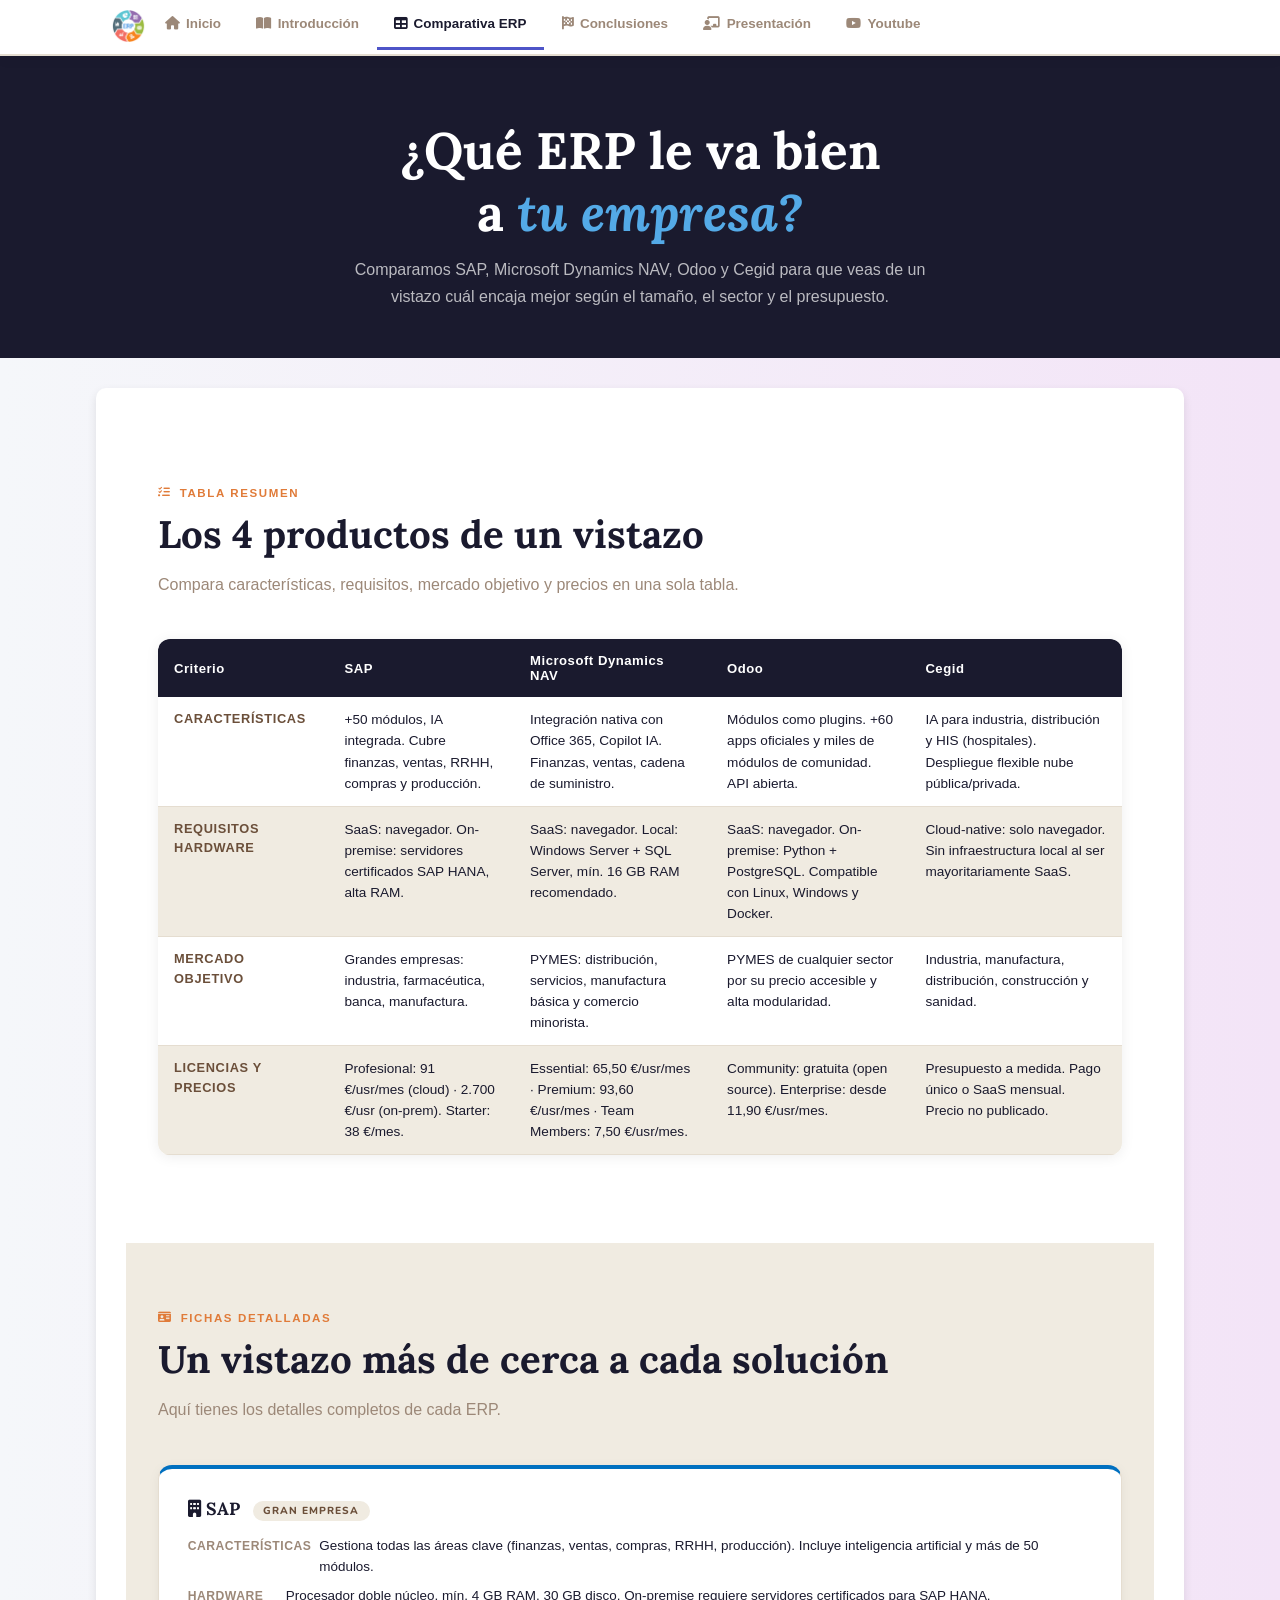
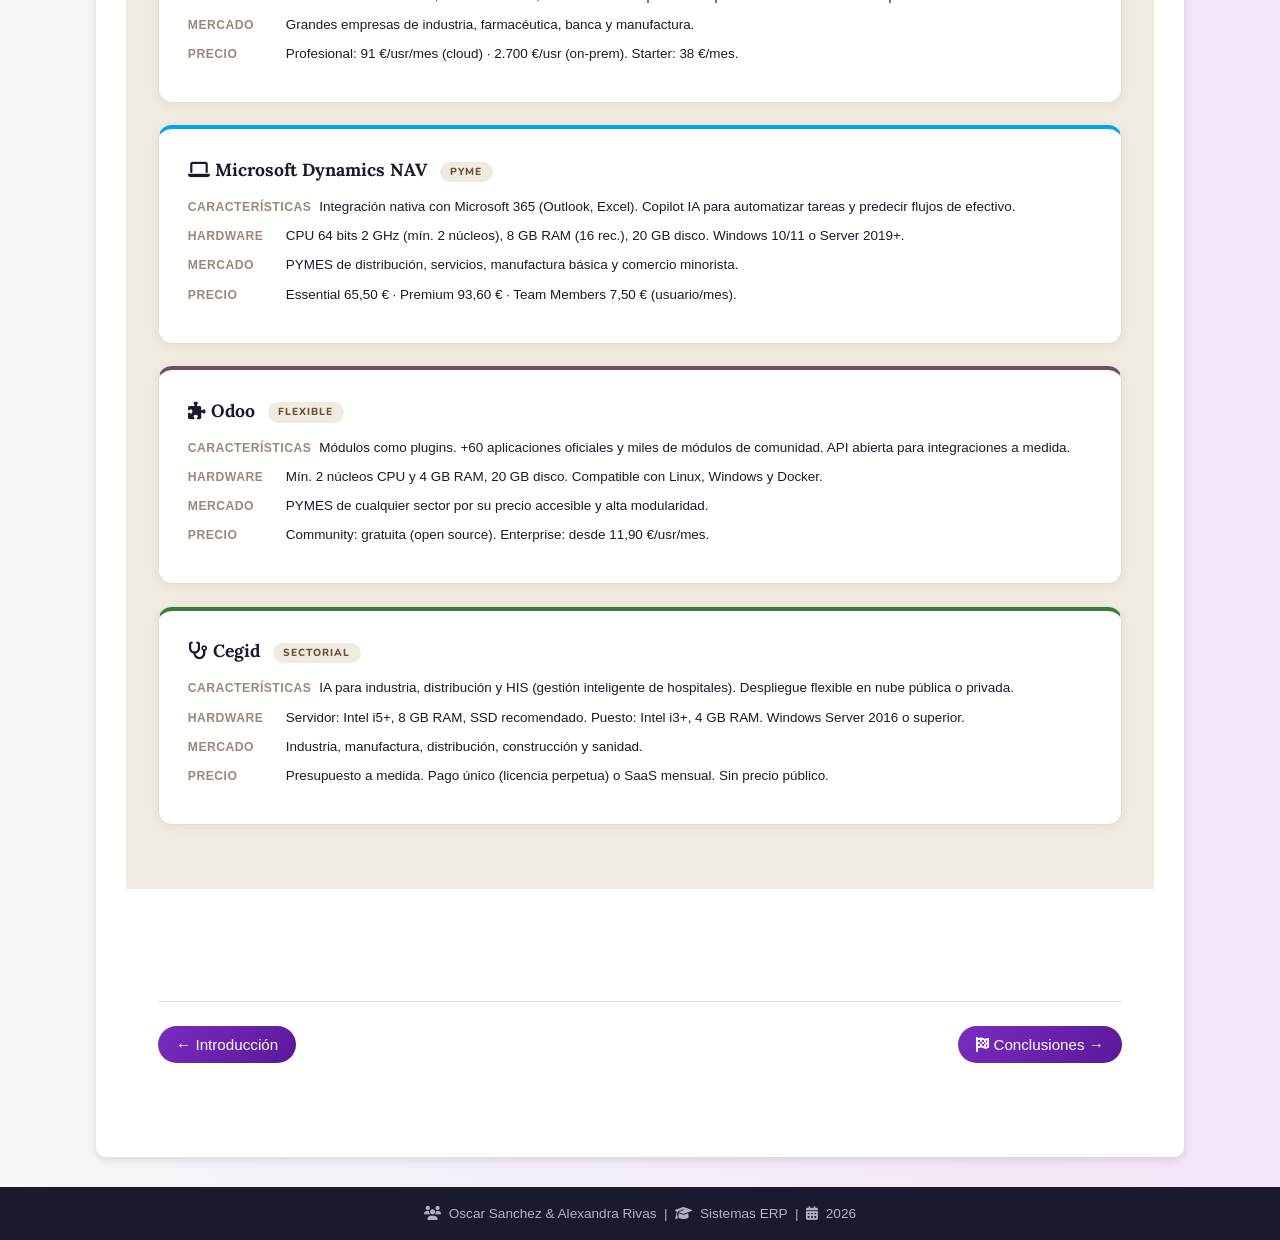
<file: paginas/comparativa.html>
<!DOCTYPE html>
<html lang="es">
<head>
  <meta charset="UTF-8" />
  <meta name="viewport" content="width=device-width, initial-scale=1.0" />
  <title>Comparativa ERP</title>
  <link rel="icon" href="../img/logo.png" />
  <link rel="stylesheet" href="../css/style.css" />
  <link rel="stylesheet" href="https://cdnjs.cloudflare.com/ajax/libs/font-awesome/6.5.1/css/all.min.css" />
</head>
<body>

<!-- NAV -->
<nav>
  <ul>
    <li>
      <a href="../index.html" class="logo">
        <img src="../img/logo.png" alt="Logo ERP" />
      </a>
    </li>
    <li><a href="../index.html"><i class="fas fa-house"></i> Inicio</a></li>
    <li><a href="introduccion.html"><i class="fas fa-book-open"></i> Introducción</a></li>
    <li><a href="comparativa.html"><i class="fas fa-table"></i> Comparativa ERP</a></li>
    <li><a href="conclusiones.html"><i class="fas fa-flag-checkered"></i> Conclusiones</a></li>
    <li><a href="presentacion.html"><i class="fas fa-chalkboard-teacher"></i> Presentación</a></li>
    <li><a href="youtube.html"><i class="fab fa-youtube"></i> Youtube</a></li>
  </ul>
</nav>

<!-- CABECERA -->
<div class="cabecera_pagina">
  <h1>¿Qué ERP le va bien<br>a <em>tu empresa?</em></h1>
  <p>Comparamos SAP, Microsoft Dynamics NAV, Odoo y Cegid para que veas de un vistazo cuál encaja mejor según el tamaño, el sector y el presupuesto.</p>
</div>
<main class="pagina">
  
  <!-- TABLA COMPARATIVA -->
  <section class="contenido">
    <div class="etiqueta"><i class="fas fa-list-check"></i> Tabla resumen</div>
    <h2 class="titulo">Los 4 productos de un vistazo</h2>
    <p class="descripcion_seccion">Compara características, requisitos, mercado objetivo y precios en una sola tabla.</p>

    <div class="contenedor_tabla aparece">
      <table class="estilo_tabla">
        <thead>
          <tr>
            <th>Criterio</th>
            <th>SAP</th>
            <th>Microsoft Dynamics NAV</th>
            <th>Odoo</th>
            <th>Cegid</th>
          </tr>
        </thead>
        <tbody>
          <tr>
            <td>Características</td>
            <td>+50 módulos, IA integrada. Cubre finanzas, ventas, RRHH, compras y producción.</td>
            <td>Integración nativa con Office 365, Copilot IA. Finanzas, ventas, cadena de suministro.</td>
            <td>Módulos como plugins. +60 apps oficiales y miles de módulos de comunidad. API abierta.</td>
            <td>IA para industria, distribución y HIS (hospitales). Despliegue flexible nube pública/privada.</td>
          </tr>
          <tr>
            <td>Requisitos hardware</td>
            <td>SaaS: navegador. On-premise: servidores certificados SAP HANA, alta RAM.</td>
            <td>SaaS: navegador. Local: Windows Server + SQL Server, mín. 16 GB RAM recomendado.</td>
            <td>SaaS: navegador. On-premise: Python + PostgreSQL. Compatible con Linux, Windows y Docker.</td>
            <td>Cloud-native: solo navegador. Sin infraestructura local al ser mayoritariamente SaaS.</td>
          </tr>
          <tr>
            <td>Mercado objetivo</td>
            <td>Grandes empresas: industria, farmacéutica, banca, manufactura.</td>
            <td>PYMES: distribución, servicios, manufactura básica y comercio minorista.</td>
            <td>PYMES de cualquier sector por su precio accesible y alta modularidad.</td>
            <td>Industria, manufactura, distribución, construcción y sanidad.</td>
          </tr>
          <tr>
            <td>Licencias y precios</td>
            <td>Profesional: 91 €/usr/mes (cloud) · 2.700 €/usr (on-prem). Starter: 38 €/mes.</td>
            <td>Essential: 65,50 €/usr/mes · Premium: 93,60 €/usr/mes · Team Members: 7,50 €/usr/mes.</td>
            <td>Community: gratuita (open source). Enterprise: desde 11,90 €/usr/mes.</td>
            <td>Presupuesto a medida. Pago único o SaaS mensual. Precio no publicado.</td>
          </tr>
        </tbody>
      </table>
    </div>
  </section>

  <!-- FICHAS DETALLADAS -->
  <div class="fondo_calido">
    <div class="contenido">

      <div class="etiqueta"><i class="fas fa-id-card"></i> Fichas detalladas</div>
      <h2 class="titulo">Un vistazo más de cerca a cada solución</h2>
      <p class="descripcion_seccion">Aquí tienes los detalles completos de cada ERP.</p>

      <div class="rejilla_erp">

        <!-- SAP -->
        <div class="tarjeta_erp sap aparece">
          <p class="nombre_erp"><i class="fas fa-building"></i> SAP <span class="tipo">Gran empresa</span></p>
          <div class="fila_dato">
            <span class="clave">Características</span>
            <span class="valor">Gestiona todas las áreas clave (finanzas, ventas, compras, RRHH, producción). Incluye inteligencia artificial y más de 50 módulos.</span>
          </div>
          <div class="fila_dato">
            <span class="clave">Hardware</span>
            <span class="valor">Procesador doble núcleo, mín. 4 GB RAM, 30 GB disco. On-premise requiere servidores certificados para SAP HANA.</span>
          </div>
          <div class="fila_dato">
            <span class="clave">Mercado</span>
            <span class="valor">Grandes empresas de industria, farmacéutica, banca y manufactura.</span>
          </div>
          <div class="fila_dato">
            <span class="clave">Precio</span>
            <span class="valor">Profesional: 91 €/usr/mes (cloud) · 2.700 €/usr (on-prem). Starter: 38 €/mes.</span>
          </div>
        </div>

        <!-- Microsoft -->
        <div class="tarjeta_erp ms aparece">
          <p class="nombre_erp"><i class="fas fa-laptop"></i> Microsoft Dynamics NAV <span class="tipo">PYME</span></p>
          <div class="fila_dato">
            <span class="clave">Características</span>
            <span class="valor">Integración nativa con Microsoft 365 (Outlook, Excel). Copilot IA para automatizar tareas y predecir flujos de efectivo.</span>
          </div>
          <div class="fila_dato">
            <span class="clave">Hardware</span>
            <span class="valor">CPU 64 bits 2 GHz (mín. 2 núcleos), 8 GB RAM (16 rec.), 20 GB disco. Windows 10/11 o Server 2019+.</span>
          </div>
          <div class="fila_dato">
            <span class="clave">Mercado</span>
            <span class="valor">PYMES de distribución, servicios, manufactura básica y comercio minorista.</span>
          </div>
          <div class="fila_dato">
            <span class="clave">Precio</span>
            <span class="valor">Essential 65,50 € · Premium 93,60 € · Team Members 7,50 € (usuario/mes).</span>
          </div>
        </div>

        <!-- Odoo -->
        <div class="tarjeta_erp odoo aparece">
          <p class="nombre_erp"><i class="fas fa-puzzle-piece"></i> Odoo <span class="tipo">Flexible</span></p>
          <div class="fila_dato">
            <span class="clave">Características</span>
            <span class="valor">Módulos como plugins. +60 aplicaciones oficiales y miles de módulos de comunidad. API abierta para integraciones a medida.</span>
          </div>
          <div class="fila_dato">
            <span class="clave">Hardware</span>
            <span class="valor">Mín. 2 núcleos CPU y 4 GB RAM, 20 GB disco. Compatible con Linux, Windows y Docker.</span>
          </div>
          <div class="fila_dato">
            <span class="clave">Mercado</span>
            <span class="valor">PYMES de cualquier sector por su precio accesible y alta modularidad.</span>
          </div>
          <div class="fila_dato">
            <span class="clave">Precio</span>
            <span class="valor">Community: gratuita (open source). Enterprise: desde 11,90 €/usr/mes.</span>
          </div>
        </div>

        <!-- Cegid -->
        <div class="tarjeta_erp cegid aparece">
          <p class="nombre_erp"><i class="fas fa-stethoscope"></i> Cegid <span class="tipo">Sectorial</span></p>
          <div class="fila_dato">
            <span class="clave">Características</span>
            <span class="valor">IA para industria, distribución y HIS (gestión inteligente de hospitales). Despliegue flexible en nube pública o privada.</span>
          </div>
          <div class="fila_dato">
            <span class="clave">Hardware</span>
            <span class="valor">Servidor: Intel i5+, 8 GB RAM, SSD recomendado. Puesto: Intel i3+, 4 GB RAM. Windows Server 2016 o superior.</span>
          </div>
          <div class="fila_dato">
            <span class="clave">Mercado</span>
            <span class="valor">Industria, manufactura, distribución, construcción y sanidad.</span>
          </div>
          <div class="fila_dato">
            <span class="clave">Precio</span>
            <span class="valor">Presupuesto a medida. Pago único (licencia perpetua) o SaaS mensual. Sin precio público.</span>
          </div>
        </div>

      </div>
    </div>
  </div>

  <!-- NAV ENTRE PÁGINAS -->
  <div class="contenido">
    <div class="nav_paginas">
      <a href="introduccion.html" class="boton_nav"><span>←</span> Introducción</a>
      <a href="conclusiones.html" class="boton_nav"><i class="fas fa-flag-checkered"></i> Conclusiones <span>→</span></a>
    </div>
  </div>
</main>

<!-- FOOTER -->
<footer>
  <p>
    <i class="fas fa-users"></i> Oscar Sanchez &amp; Alexandra Rivas
    &nbsp;|&nbsp;
    <i class="fas fa-graduation-cap"></i> Sistemas ERP
    &nbsp;|&nbsp;
    <i class="fas fa-calendar-alt"></i> 2026
  </p>
</footer>

<script src="../js/main.js"></script>
</body>
</html>
</file>
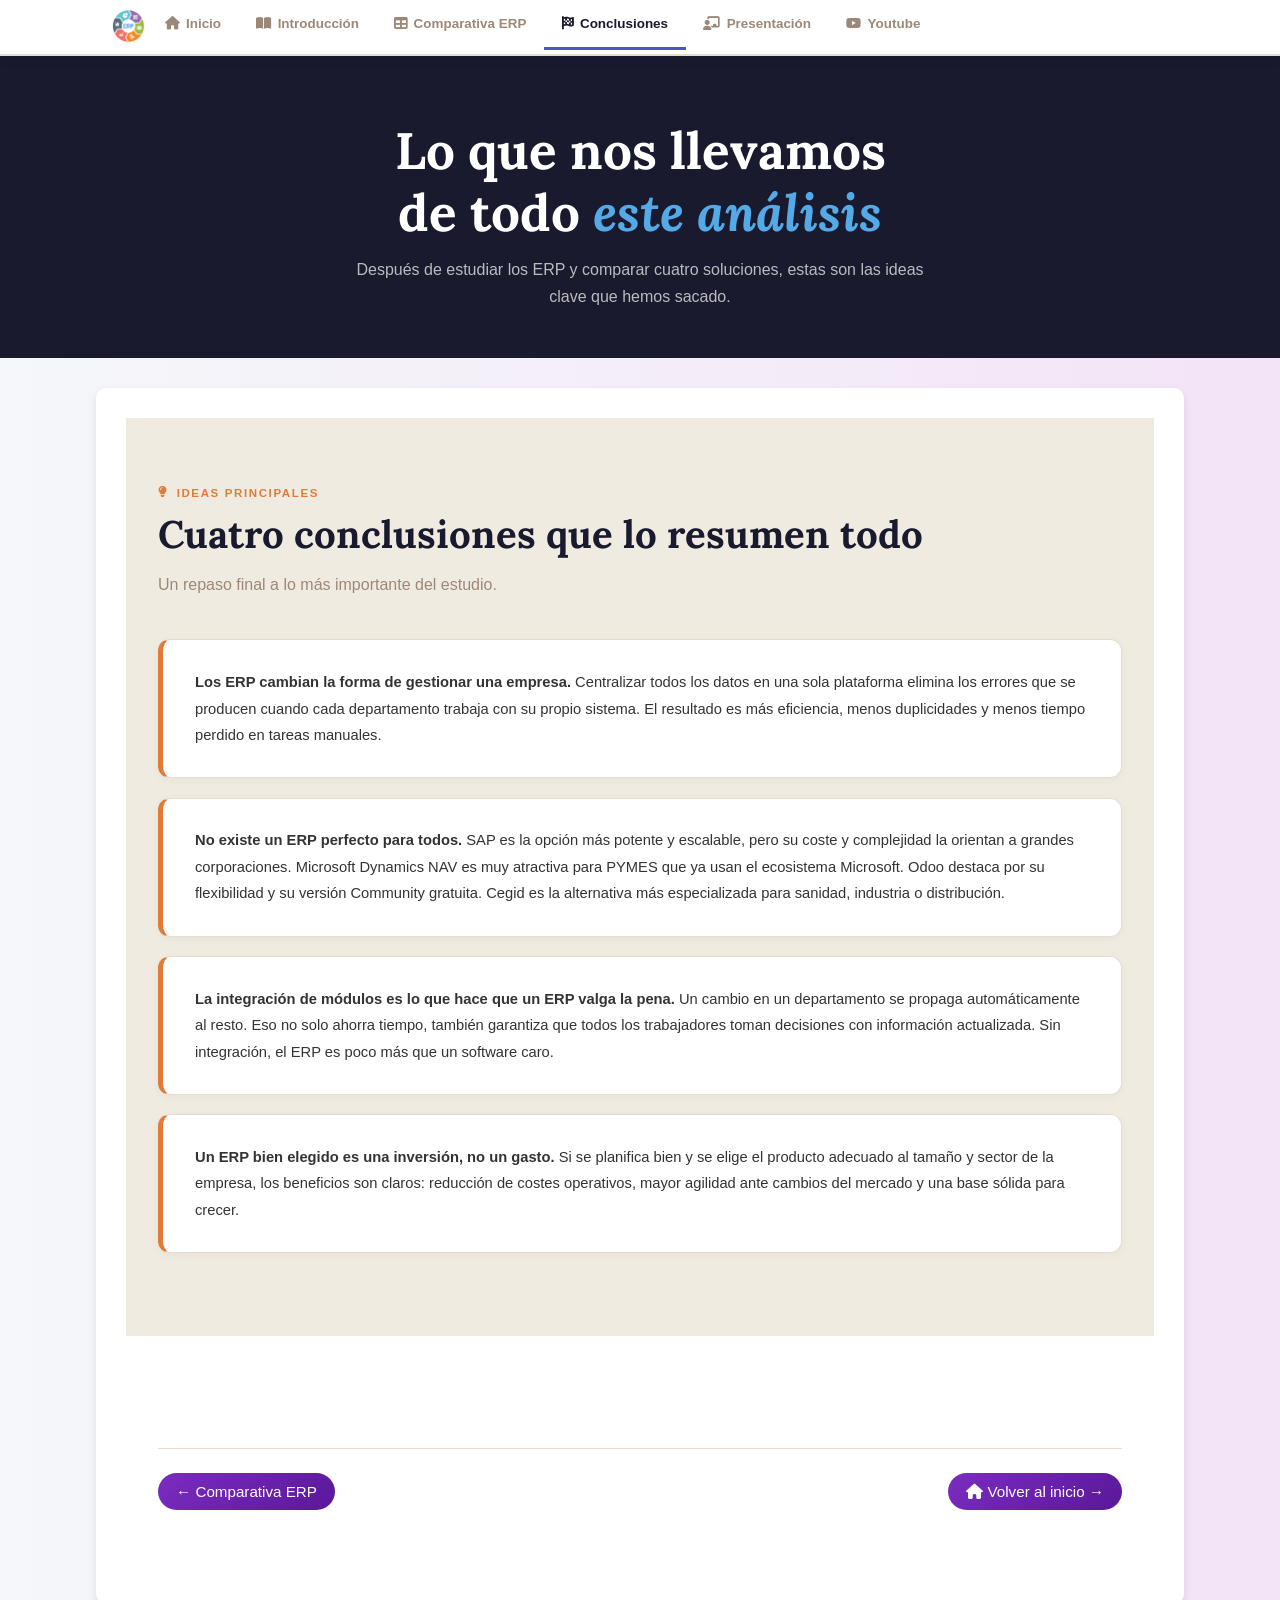
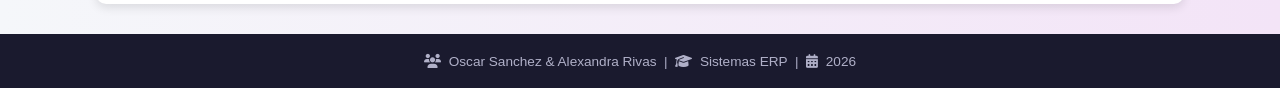
<file: paginas/conclusiones.html>
<!DOCTYPE html>
<html lang="es">
<head>
  <meta charset="UTF-8" />
  <meta name="viewport" content="width=device-width, initial-scale=1.0" />
  <title>Conclusiones — ERP</title>
  <link rel="icon" href="../img/logo.png" />
  <link rel="stylesheet" href="../css/style.css" />
  <link rel="stylesheet" href="https://cdnjs.cloudflare.com/ajax/libs/font-awesome/6.5.1/css/all.min.css" />
</head>
<body>

<!-- NAV -->
<nav>
  <ul>
    <li>
      <a href="../index.html" class="logo">
        <img src="../img/logo.png" alt="Logo ERP" />
      </a>
    </li>
    <li><a href="../index.html"><i class="fas fa-house"></i> Inicio</a></li>
    <li><a href="introduccion.html"><i class="fas fa-book-open"></i> Introducción</a></li>
    <li><a href="comparativa.html"><i class="fas fa-table"></i> Comparativa ERP</a></li>
    <li><a href="conclusiones.html"><i class="fas fa-flag-checkered"></i> Conclusiones</a></li>
    <li><a href="presentacion.html"><i class="fas fa-chalkboard-teacher"></i> Presentación</a></li>
    <li><a href="youtube.html"><i class="fab fa-youtube"></i> Youtube</a></li>
  </ul>
</nav>

<!-- CABECERA -->
<div class="cabecera_pagina">
  <h1>Lo que nos llevamos<br>de todo <em>este análisis</em></h1>
  <p>Después de estudiar los ERP y comparar cuatro soluciones, estas son las ideas clave que hemos sacado.</p>
</div>
<main class="pagina">
  <!-- CONCLUSIONES -->
  <div class="fondo_calido">
    <div class="contenido">

      <div class="etiqueta"><i class="fas fa-lightbulb"></i> Ideas principales</div>
      <h2 class="titulo">Cuatro conclusiones que lo resumen todo</h2>
      <p class="descripcion_seccion">Un repaso final a lo más importante del estudio.</p>

      <!-- Cada bloque es una conclusión -->
      <div class="bloque_conclusion aparece">
        <p>
          <strong>Los ERP cambian la forma de gestionar una empresa.</strong>
          Centralizar todos los datos en una sola plataforma elimina los errores que se producen cuando cada departamento trabaja con su propio sistema. El resultado es más eficiencia, menos duplicidades y menos tiempo perdido en tareas manuales.
        </p>
      </div>

      <div class="bloque_conclusion aparece">
        <p>
          <strong>No existe un ERP perfecto para todos.</strong>
          SAP es la opción más potente y escalable, pero su coste y complejidad la orientan a grandes corporaciones. Microsoft Dynamics NAV es muy atractiva para PYMES que ya usan el ecosistema Microsoft. Odoo destaca por su flexibilidad y su versión Community gratuita. Cegid es la alternativa más especializada para sanidad, industria o distribución.
        </p>
      </div>

      <div class="bloque_conclusion aparece">
        <p>
          <strong>La integración de módulos es lo que hace que un ERP valga la pena.</strong>
          Un cambio en un departamento se propaga automáticamente al resto. Eso no solo ahorra tiempo, también garantiza que todos los trabajadores toman decisiones con información actualizada. Sin integración, el ERP es poco más que un software caro.
        </p>
      </div>

      <div class="bloque_conclusion aparece">
        <p>
          <strong>Un ERP bien elegido es una inversión, no un gasto.</strong>
          Si se planifica bien y se elige el producto adecuado al tamaño y sector de la empresa, los beneficios son claros: reducción de costes operativos, mayor agilidad ante cambios del mercado y una base sólida para crecer.
        </p>
      </div>

    </div>
  </div>

  <!-- NAV ENTRE PÁGINAS -->
  <div class="contenido">
    <div class="nav_paginas">
      <a href="comparativa.html" class="boton_nav"><span>←</span> Comparativa ERP</a>
      <a href="../index.html" class="boton_nav"><i class="fas fa-house"></i> Volver al inicio <span>→</span></a>
    </div>
  </div>
</main>

<!-- FOOTER -->
<footer>
  <p>
    <i class="fas fa-users"></i> Oscar Sanchez &amp; Alexandra Rivas
    &nbsp;|&nbsp;
    <i class="fas fa-graduation-cap"></i> Sistemas ERP
    &nbsp;|&nbsp;
    <i class="fas fa-calendar-alt"></i> 2026
  </p>
</footer>

<script src="../js/main.js"></script>
</body>
</html>
</file>
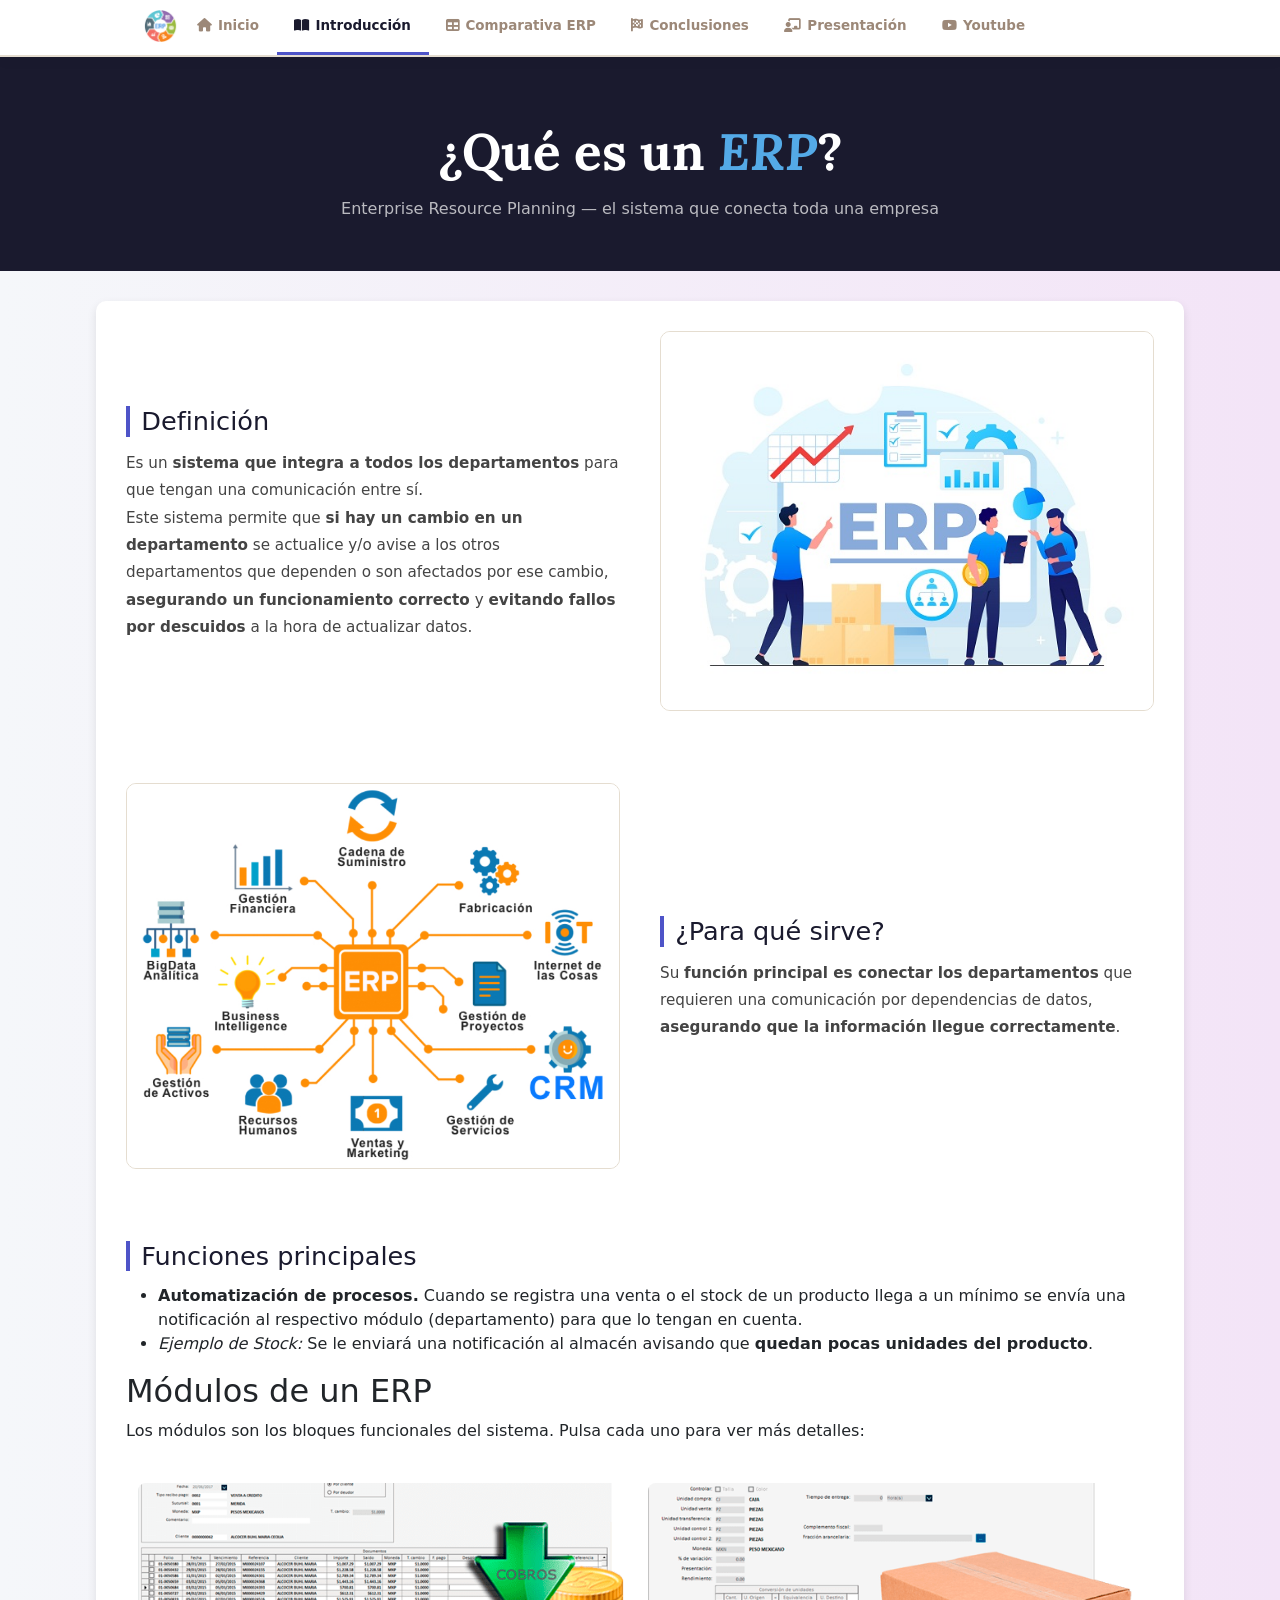
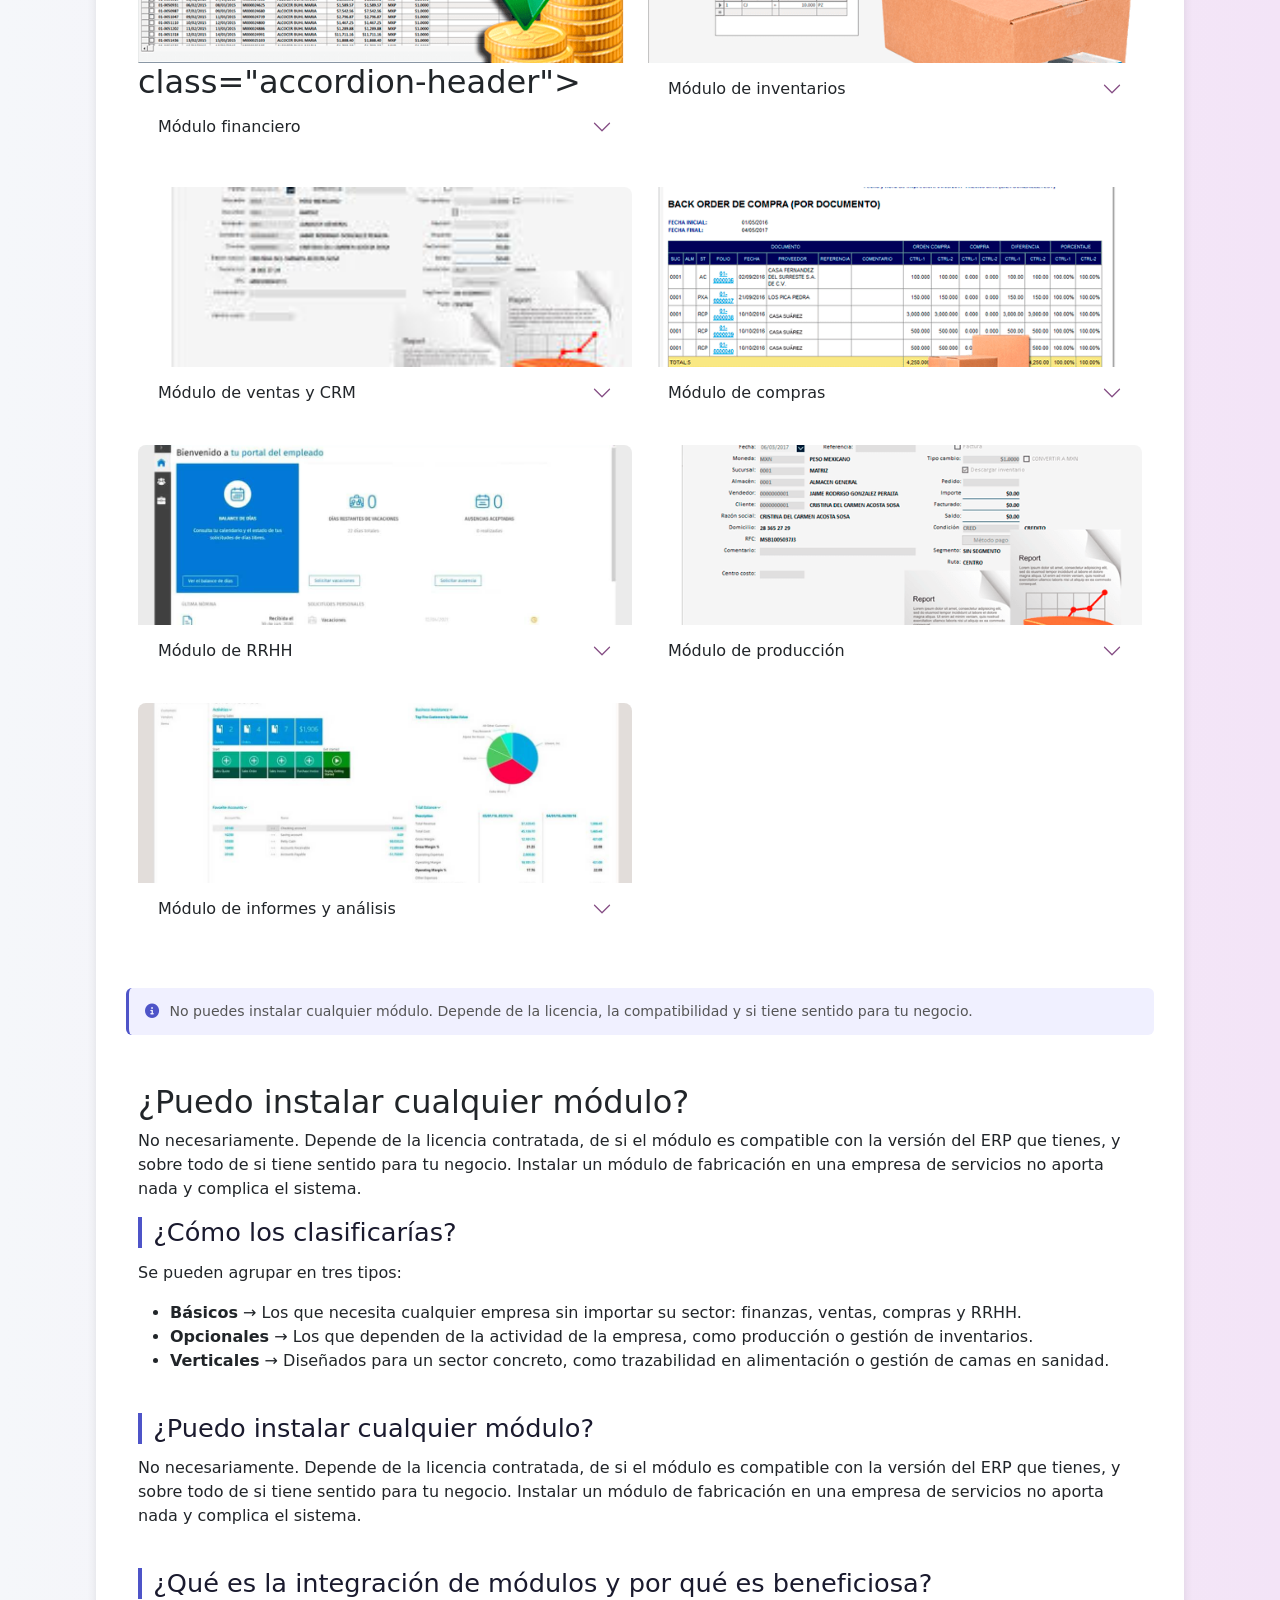
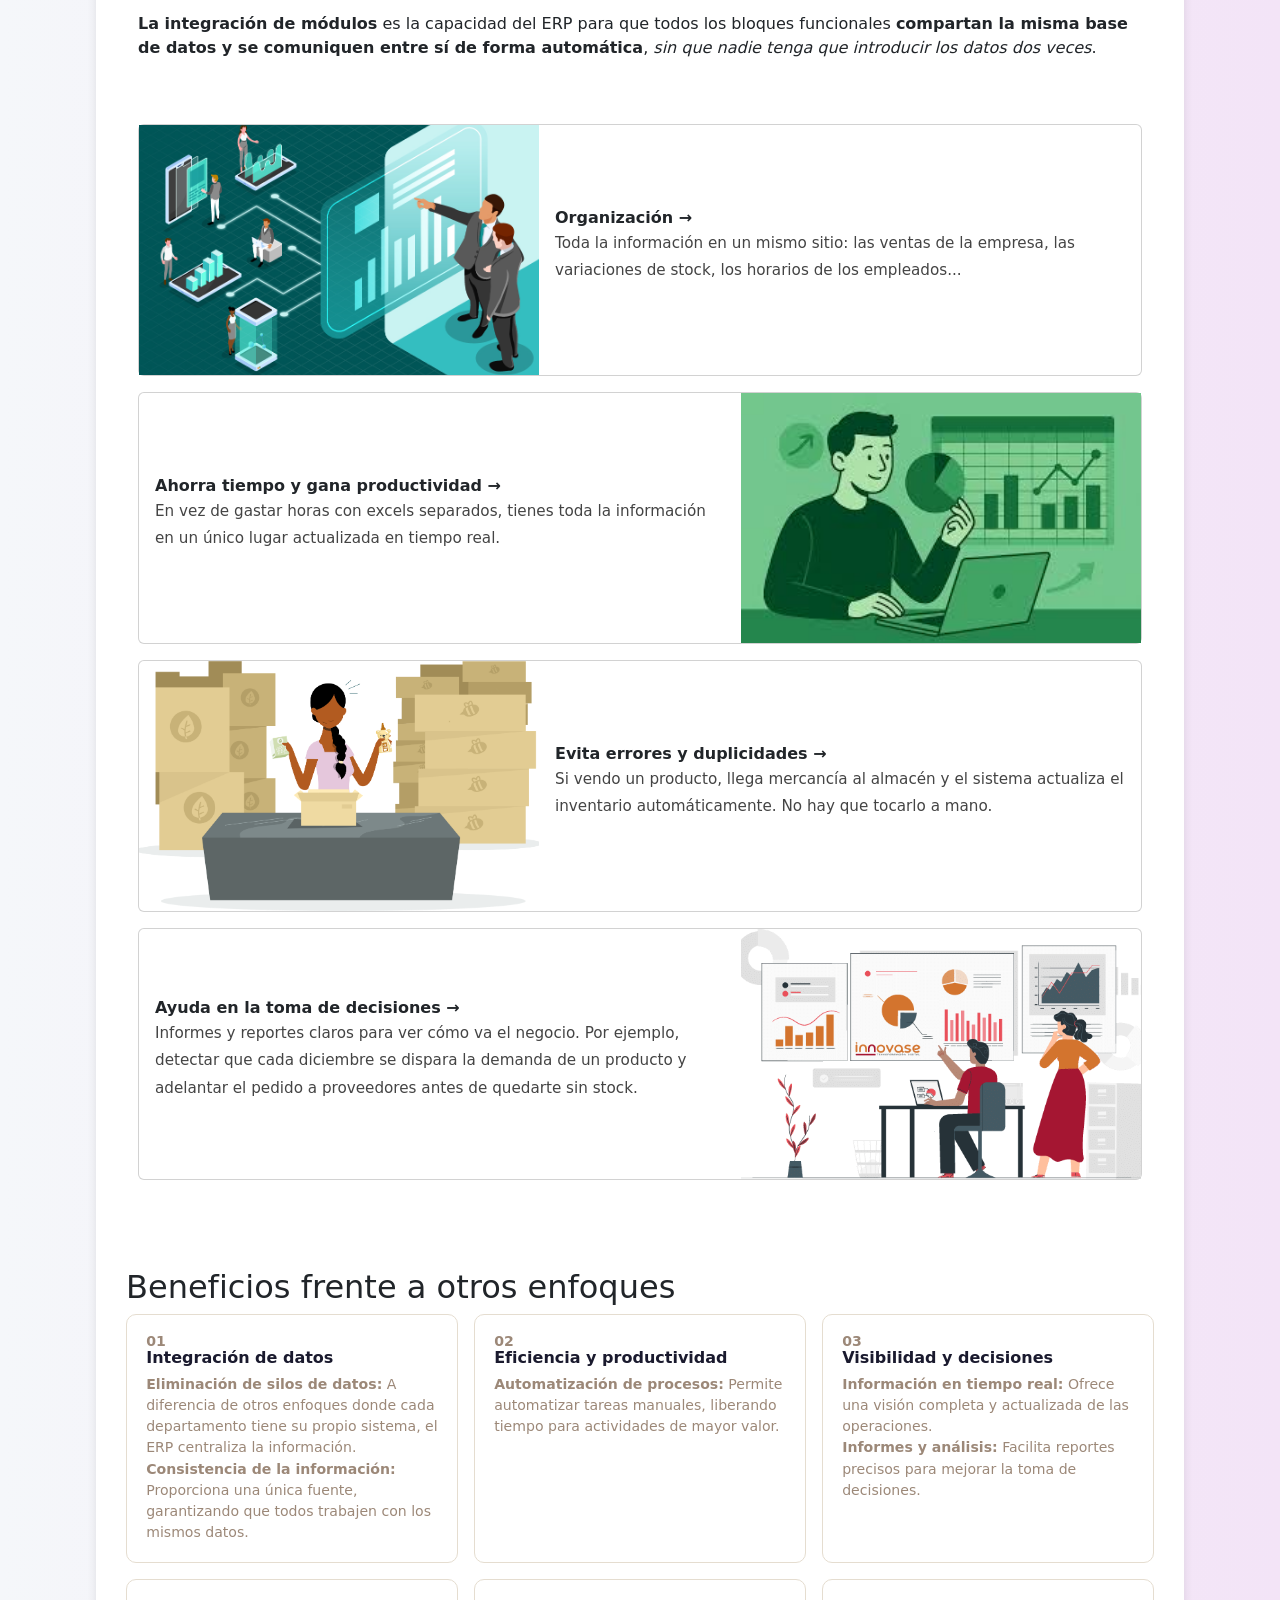
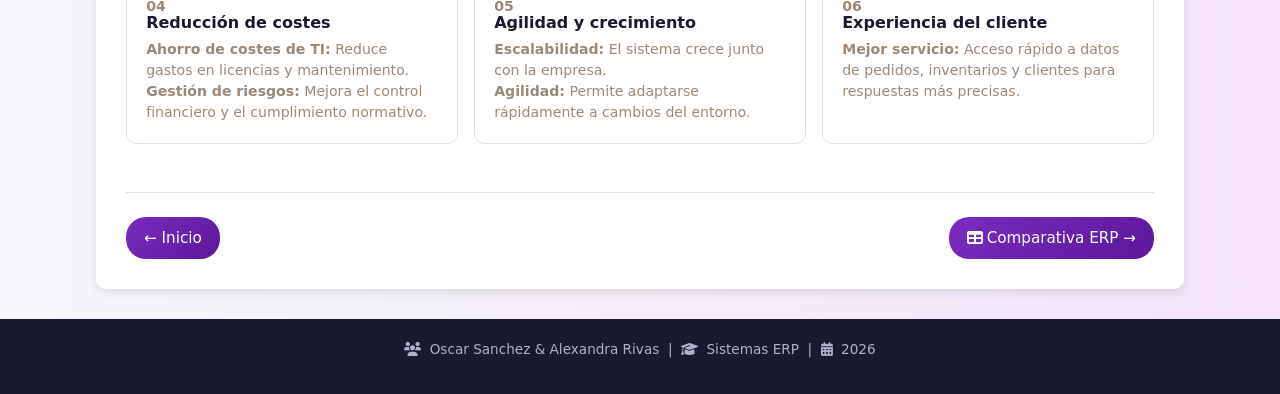
<file: paginas/introduccion.html>
<!DOCTYPE html>
<html lang="es">
<head>
  <meta charset="UTF-8" />
  <meta name="viewport" content="width=device-width, initial-scale=1.0" />
  <title>Introducción — ERP</title>
  <link rel="icon" href="../img/logo.png" />
  <link rel="stylesheet" href="../css/style.css" />
  <link rel="stylesheet" href="https://cdnjs.cloudflare.com/ajax/libs/font-awesome/6.5.1/css/all.min.css" />
  <link rel="stylesheet" href="https://cdn.jsdelivr.net/npm/bootstrap@5.3.3/dist/css/bootstrap.min.css" />
</head>
<body>

<!-- NAV -->
<nav>
  <ul>
    <li>
      <a href="../index.html" class="logo">
        <img src="../img/logo.png" alt="Logo ERP" />
      </a>
    </li>
    <li><a href="../index.html"><i class="fas fa-house"></i> Inicio</a></li>
    <li><a href="introduccion.html"><i class="fas fa-book-open"></i> Introducción</a></li>
    <li><a href="comparativa.html"><i class="fas fa-table"></i> Comparativa ERP</a></li>
    <li><a href="conclusiones.html"><i class="fas fa-flag-checkered"></i> Conclusiones</a></li>
    <li><a href="presentacion.html"><i class="fas fa-chalkboard-teacher"></i> Presentación</a></li>
    <li><a href="youtube.html"><i class="fab fa-youtube"></i> Youtube</a></li>
  </ul>
</nav>

<!-- CABECERA -->
<div class="cabecera_pagina">
  <h1>¿Qué es un <em>ERP</em>?</h1>
  <p>Enterprise Resource Planning — el sistema que conecta toda una empresa</p>
</div>

<main class="pagina">

  <!-- Definición con imagen-->
  <section class="bloque_texto_img aparece">
    <div class="bloque_texto">
      <h2>Definición</h2>
      <p>
      Es un <strong>sistema que integra a todos los departamentos</strong> para que tengan una comunicación entre sí. <br>
      Este sistema permite que <strong>si hay un cambio en un departamento</strong> se actualice y/o avise a los otros departamentos que dependen o son afectados por ese cambio, <strong>asegurando un funcionamiento correcto</strong> y <strong>evitando fallos por descuidos</strong> a la hora de actualizar datos.
      </p>
    </div>
    <figure class="bloque_figura">
      <!-- Imagen representativa del concepto ERP -->
      <img src="../img/definicion.png" alt="Diagrama de un ERP conectando departamentos" />
    </figure>
  </section>

  <!-- Para qué sirve -->
  <section class="bloque_texto_img invertido aparece">
    <div class="bloque_texto">
      <h2>¿Para qué sirve?</h2>
      <p>Su <strong>función principal es conectar los departamentos</strong> que requieren una comunicación por dependencias de datos, <strong>asegurando que la información llegue correctamente</strong>.</p>
    </div>
    <figure class="bloque_figura">
      <img src="../img/funcion.png" alt="Flujo de datos entre departamentos" />
    </figure>
  </section>

  <!-- Funciones con tabla -->
  <section class="bloque_central aparece">
    <div class="bloque_texto">
      <h2>Funciones principales</h2>
      <ul>
        <li>
          <strong>Automatización de procesos.</strong> Cuando se registra una venta o el stock de un producto llega a un mínimo se envía una notificación al respectivo módulo (departamento) para que lo tengan en cuenta.
        </li>
        <li>
          <em>Ejemplo de Stock:</em> Se le enviará una notificación al almacén avisando que <strong>quedan pocas unidades del producto</strong>.
        </li>
      </ul>
    </div>
  </section>

  <!-- Módulos con details/summary -->
  <section class="bloque_central aparece">
    <h2>Módulos de un ERP</h2>
    <p>Los módulos son los bloques funcionales del sistema. Pulsa cada uno para ver más detalles:</p>

    <div class="container py-4">
    <div class="row g-3">

      <div class="col-6">
        <div class="caja accordion" id="grupo1">
          <img class="foto" src="../img/financiero.png" alt="Financiero">
          <div class="accordion-item border-0">
            <h2> class="accordion-header">
              <button class="accordion-button collapsed" type="button" data-bs-toggle="collapse" data-bs-target="#uno" data-bs-parent="#grupo1">
                Módulo financiero
              </button>
            </h2>
            <div id="uno" class="accordion-collapse collapse">
              <div class="accordion-body text-muted">
                Gestión del dinero y el presupuesto. Toda empresa necesita conocer su situación financiera para poder tomar decisiones.
              </div>
            </div>
          </div>
        </div>
      </div>

      <div class="col-6">
        <div class="caja accordion" id="grupo2">
          <img class="foto" src="../img/inventarios.png" alt="Inventarios">
          <div class="accordion-item border-0">
            <h2 class="accordion-header">
              <button class="accordion-button collapsed" type="button" data-bs-toggle="collapse" data-bs-target="#dos" data-bs-parent="#grupo2">
                Módulo de inventarios
              </button>
            </h2>
            <div id="dos" class="accordion-collapse collapse">
              <div class="accordion-body text-muted">
                Evita roturas de stock siempre que esté bien alimentado y haya alguien pendiente de las alertas para actuar a tiempo.
              </div>
            </div>
          </div>
        </div>
      </div>

      <div class="col-6">
        <div class="caja accordion" id="grupo3">
          <img class="foto" src="../img/ventas.jpg" alt="Ventas">
          <div class="accordion-item border-0">
            <h2 class="accordion-header">
              <button class="accordion-button collapsed" type="button" data-bs-toggle="collapse" data-bs-target="#tres" data-bs-parent="#grupo3">
                Módulo de ventas y CRM
              </button>
            </h2>
            <div id="tres" class="accordion-collapse collapse">
              <div class="accordion-body text-muted">
                Maneja los datos de las ventas, ayuda a vender más y a mantener a los clientes contentos. Depende de los comerciales, no del software.
              </div>
            </div>
          </div>
        </div>
      </div>

      <div class="col-6">
        <div class="caja accordion" id="grupo4">
          <img class="foto" src="../img/compras.png" alt="Compras">
          <div class="accordion-item border-0">
            <h2 class="accordion-header">
              <button class="accordion-button collapsed" type="button" data-bs-toggle="collapse" data-bs-target="#cuatro" data-bs-parent="#grupo4">
                Módulo de compras
              </button>
            </h2>
            <div id="cuatro" class="accordion-collapse collapse">
              <div class="accordion-body text-muted">
                Controla las compras a los proveedores y ayuda a que tengas lo necesario para operar tu empresa.
              </div>
            </div>
          </div>
        </div>
      </div>

      <div class="col-6">
        <div class="caja accordion" id="grupo5">
          <img class="foto" src="../img/rrhh.jpg" alt="RRHH">
          <div class="accordion-item border-0">
            <h2 class="accordion-header">
              <button class="accordion-button collapsed" type="button" data-bs-toggle="collapse" data-bs-target="#cinco" data-bs-parent="#grupo5">
                Módulo de RRHH
              </button>
            </h2>
            <div id="cinco" class="accordion-collapse collapse">
              <div class="accordion-body text-muted">
                Gestiona a los empleados: salarios, nóminas, vacaciones, bajas...
              </div>
            </div>
          </div>
        </div>
      </div>

      <div class="col-6">
        <div class="caja accordion" id="grupo6">
          <img class="foto" src="../img/produccion.png" alt="Producción">
          <div class="accordion-item border-0">
            <h2 class="accordion-header">
              <button class="accordion-button collapsed" type="button" data-bs-toggle="collapse" data-bs-target="#seis" data-bs-parent="#grupo6">
                Módulo de producción
              </button>
            </h2>
            <div id="seis" class="accordion-collapse collapse">
              <div class="accordion-body text-muted">
                Te ayuda a planificar, controlar y fabricar los productos. Si la empresa no fabrica, no tiene sentido pagar por este módulo.
              </div>
            </div>
          </div>
        </div>
      </div>

      <div class="col-6">
        <div class="caja accordion" id="grupo7">
          <img class="foto" src="../img/analisis.jpg" alt="Informes">
          <div class="accordion-item border-0">
            <h2 class="accordion-header">
              <button class="accordion-button collapsed" type="button" data-bs-toggle="collapse" data-bs-target="#siete" data-bs-parent="#grupo7">
                Módulo de informes y análisis
              </button>
            </h2>
            <div id="siete" class="accordion-collapse collapse">
              <div class="accordion-body text-muted">
                Muestra en qué épocas del año hay más demanda, en qué países tiene mejor encaje el producto, y otra información clave para tomar decisiones.
              </div>
            </div>
          </div>
        </div>
      </div>
    </div>
  </div>

  <p class="nota"><i class="fas fa-info-circle"></i> No puedes instalar cualquier módulo. Depende de la licencia, la compatibilidad y si tiene sentido para tu negocio.</p>
  </section>



  <section class="container my-5">

    <h2 class="mt-5">¿Puedo instalar cualquier módulo?</h2>
    <p>No necesariamente. Depende de la licencia contratada, de si el módulo es compatible con la versión del ERP que tienes, y sobre todo de si tiene sentido para tu negocio. Instalar un módulo de fabricación en una empresa de servicios no aporta nada y complica el sistema.</p>


    <div class="bloque_texto">
        <h2>¿Cómo los clasificarías?</h2>
    </div>
    <p>Se pueden agrupar en tres tipos:</p>
    <ul>
      <li><strong>Básicos</strong> → Los que necesita cualquier empresa sin importar su sector: finanzas, ventas, compras y RRHH.</li>
      <li><strong>Opcionales</strong> → Los que dependen de la actividad de la empresa, como producción o gestión de inventarios.</li>
      <li><strong>Verticales</strong> → Diseñados para un sector concreto, como trazabilidad en alimentación o gestión de camas en sanidad.</li>
    </ul>
    <br>

    <div class="bloque_texto">
        <h2>¿Puedo instalar cualquier módulo?</h2>
    </div>
    <p>No necesariamente. Depende de la licencia contratada, de si el módulo es compatible con la versión del ERP que tienes, y sobre todo de si tiene sentido para tu negocio. Instalar un módulo de fabricación en una empresa de servicios no aporta nada y complica el sistema.</p>
    <br>


    <div class="bloque_texto">
        <h2>¿Qué es la integración de módulos y por qué es beneficiosa?</h2>
    </div>
    <p>
    <strong>La integración de módulos</strong> es la capacidad del ERP para que todos los bloques funcionales <strong>compartan la misma base de datos y se comuniquen entre sí de forma automática</strong>, 
    <em>sin que nadie tenga que introducir los datos dos veces</em>.
  </p>
  <br>


  <div class="bloque_texto">
    <h2<div class="container mt-4">

  <div class="card mb-3 flex-row">
    <img src="../img/organización.jpg" alt="Organización">
    <div class="card-body">
      <strong>Organización →</strong>
      <p>Toda la información en un mismo sitio: las ventas de la empresa, las variaciones de stock, los horarios de los empleados...</p>
    </div>
  </div>

  <div class="card mb-3 flex-row-reverse">
    <img src="../img/tiempo.jpg" alt="Productividad">
    <div class="card-body">
      <strong>Ahorra tiempo y gana productividad →</strong>
      <p>En vez de gastar horas con excels separados, tienes toda la información en un único lugar actualizada en tiempo real.</p>
    </div>
  </div>

  <div class="card mb-3 flex-row">
    <img src="../img/duplicidades.png" alt="Errores">
    <div class="card-body">
      <strong>Evita errores y duplicidades →</strong>
      <p>Si vendo un producto, llega mercancía al almacén y el sistema actualiza el inventario automáticamente. No hay que tocarlo a mano.</p>
    </div>
  </div>

  <div class="card mb-3 flex-row-reverse">
    <img src="../img/decisiones.png" alt="Decisiones">
    <div class="card-body">
      <strong>Ayuda en la toma de decisiones →</strong>
      <p>Informes y reportes claros para ver cómo va el negocio. Por ejemplo, detectar que cada diciembre se dispara la demanda de un producto y adelantar el pedido a proveedores antes de quedarte sin stock.</p>
    </div>
  </div>

</div>
</section>


  <!-- Beneficios con tarjetas Bootstrap -->
  <section class="bloque_central aparece">
    <h2>Beneficios frente a otros enfoques</h2>
    <div class="row g-3">
  <div class="col-md-4">
      <div class="tarjeta">
        <p class="tarjeta_num">01</p>
        <h3>Integración de datos</h3>
        <p><strong>Eliminación de silos de datos:</strong> A diferencia de otros enfoques donde cada departamento tiene su propio sistema, el ERP centraliza la información.</p>
        <p><strong>Consistencia de la información:</strong> Proporciona una única fuente, garantizando que todos trabajen con los mismos datos.</p>
      </div>
    </div>

    <div class="col-md-4">
      <div class="tarjeta">
        <p class="tarjeta_num">02</p>
        <h3>Eficiencia y productividad</h3>
        <p><strong>Automatización de procesos:</strong> Permite automatizar tareas manuales, liberando tiempo para actividades de mayor valor.</p>
      </div>
    </div>

    <div class="col-md-4">
      <div class="tarjeta">
        <p class="tarjeta_num">03</p>
        <h3>Visibilidad y decisiones</h3>
        <p><strong>Información en tiempo real:</strong> Ofrece una visión completa y actualizada de las operaciones.</p>
        <p><strong>Informes y análisis:</strong> Facilita reportes precisos para mejorar la toma de decisiones.</p>
      </div>
    </div>

    <div class="col-md-4">
      <div class="tarjeta">
        <p class="tarjeta_num">04</p>
        <h3>Reducción de costes</h3>
        <p><strong>Ahorro de costes de TI:</strong> Reduce gastos en licencias y mantenimiento.</p>
        <p><strong>Gestión de riesgos:</strong> Mejora el control financiero y el cumplimiento normativo.</p>
      </div>
    </div>

    <div class="col-md-4">
      <div class="tarjeta">
        <p class="tarjeta_num">05</p>
        <h3>Agilidad y crecimiento</h3>
        <p><strong>Escalabilidad:</strong> El sistema crece junto con la empresa.</p>
        <p><strong>Agilidad:</strong> Permite adaptarse rápidamente a cambios del entorno.</p>
      </div>
    </div>

    <div class="col-md-4">
      <div class="tarjeta">
        <p class="tarjeta_num">06</p>
        <h3>Experiencia del cliente</h3>
        <p><strong>Mejor servicio:</strong> Acceso rápido a datos de pedidos, inventarios y clientes para respuestas más precisas.</p>
      </div>
    </div>
  </section>

  <!-- Navegación entre páginas -->
  <div class="nav_paginas">
    <a href="../index.html" class="boton_nav"><span>←</span> Inicio</a>
    <a href="comparativa.html" class="boton_nav"><i class="fas fa-table"></i> Comparativa ERP <span>→</span></a>
  </div>

</main>

<!-- FOOTER -->
<footer>
  <p>
    <i class="fas fa-users"></i> Oscar Sanchez &amp; Alexandra Rivas
    &nbsp;|&nbsp;
    <i class="fas fa-graduation-cap"></i> Sistemas ERP
    &nbsp;|&nbsp;
    <i class="fas fa-calendar-alt"></i> 2026
  </p>
</footer>

<script src="https://cdn.jsdelivr.net/npm/bootstrap@5.3.3/dist/js/bootstrap.bundle.min.js"></script>
<script src="../js/main.js"></script>
</body>
</html>
</file>
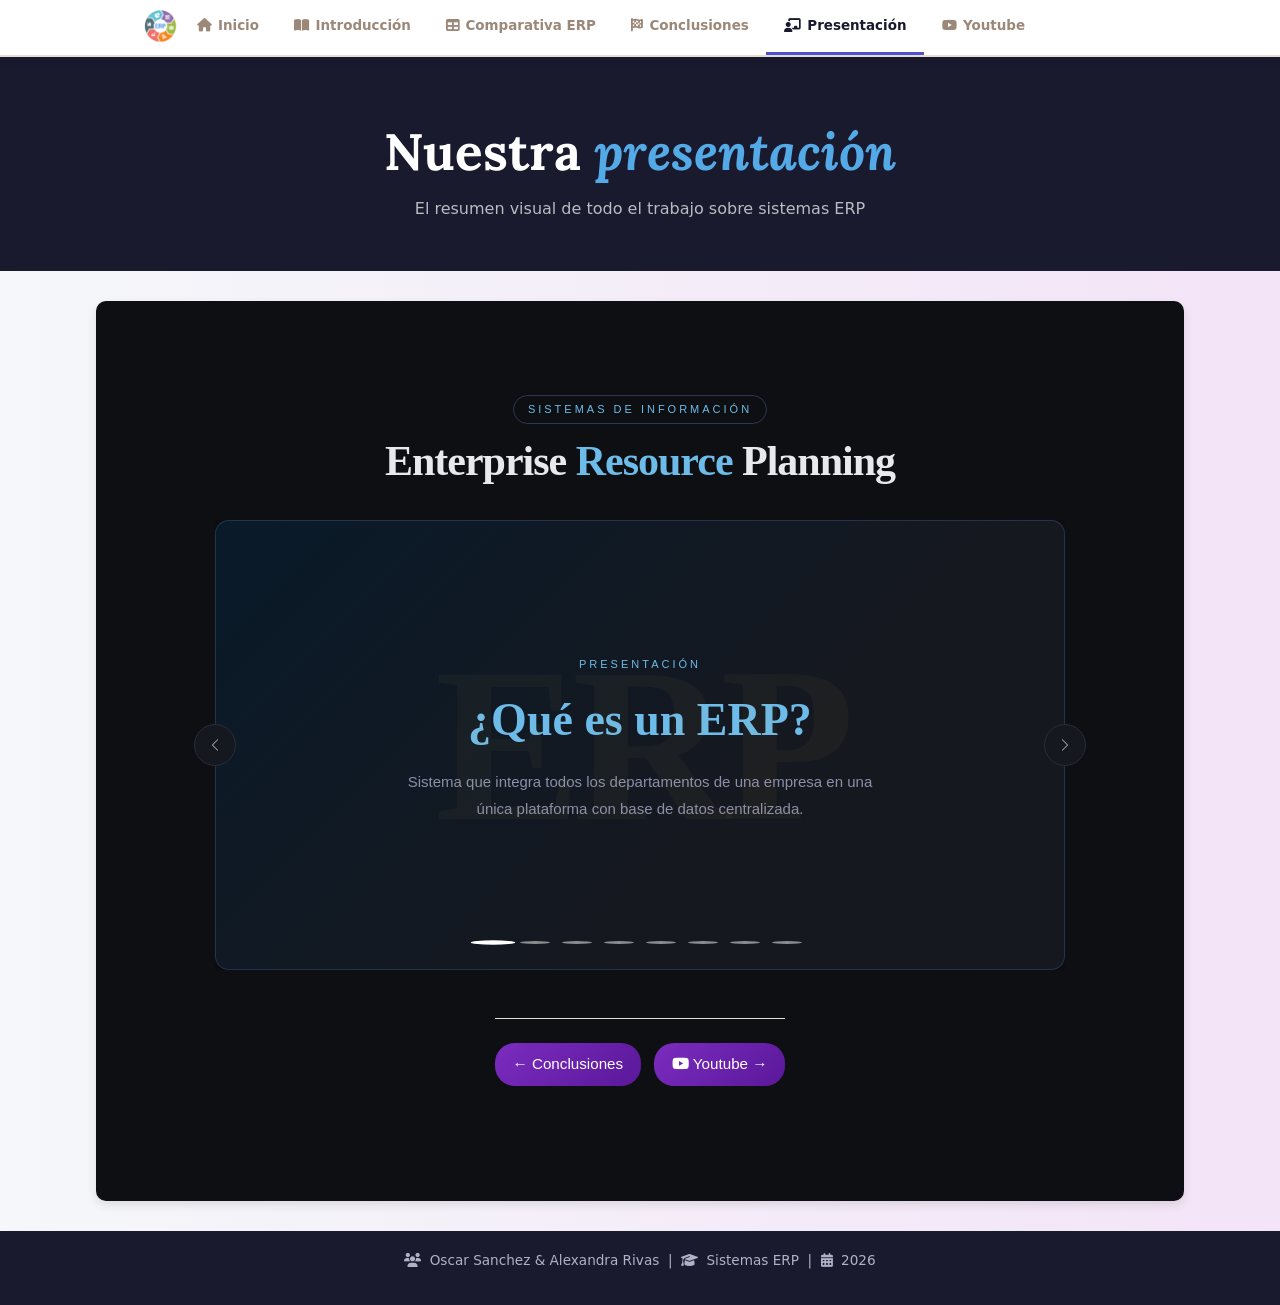
<file: paginas/presentacion.html>
<!DOCTYPE html>
<html lang="es">
<head>
  <meta charset="UTF-8" />
  <meta name="viewport" content="width=device-width, initial-scale=1.0" />
  <title>Presentación — ERP</title>
  <link rel="icon" href="../img/logo.png" />
  <link rel="stylesheet" href="../css/style.css" />
  <link rel="stylesheet" href="https://cdnjs.cloudflare.com/ajax/libs/font-awesome/6.5.1/css/all.min.css" />
</head>
<body>

<!-- NAV -->
<nav>
  <ul>
    <li>
      <a href="../index.html" class="logo">
        <img src="../img/logo.png" alt="Logo ERP" />
      </a>
    </li>
    <li><a href="../index.html"><i class="fas fa-house"></i> Inicio</a></li>
    <li><a href="introduccion.html"><i class="fas fa-book-open"></i> Introducción</a></li>
    <li><a href="comparativa.html"><i class="fas fa-table"></i> Comparativa ERP</a></li>
    <li><a href="conclusiones.html"><i class="fas fa-flag-checkered"></i> Conclusiones</a></li>
    <li><a href="presentacion.html"><i class="fas fa-chalkboard-teacher"></i> Presentación</a></li>
    <li><a href="youtube.html"><i class="fab fa-youtube"></i> Youtube</a></li>
  </ul>
</nav>

<!-- CABECERA -->
<div class="cabecera_pagina">
  <h1>Nuestra <em>presentación</em></h1>
  <p>El resumen visual de todo el trabajo sobre sistemas ERP</p>
</div>

<main class="pagina pagina1">

  <!-- Sección embed de la presentación -->
  <section class="bloque_central aparece">

    <!-- Carrusel ERP -->
    <link href="https://cdn.jsdelivr.net/npm/bootstrap@5.3.3/dist/css/bootstrap.min.css" rel="stylesheet" integrity="sha384-QWTKZyjpPEjISv5WaRU9OFeRpok6YctnYmDr5pNlyT2bRjXh0JMhjY6hW+ALEwIH" crossorigin="anonymous" />

    <div class="envoltorio-carrusel">
      <div class="cabecera">
        <div class="cabecera-etiqueta">Sistemas de información</div>
        <h1 class="cabecera-titulo">Enterprise <span>Resource</span> Planning</h1>
      </div>

      <div id="carruselErp" class="carousel slide">

        <!-- Indicadores -->
        <div class="carousel-indicators">
          <button type="button" data-bs-target="#carruselErp" data-bs-slide-to="0" class="active" aria-current="true" aria-label="Diapositiva 1"></button>
          <button type="button" data-bs-target="#carruselErp" data-bs-slide-to="1" aria-label="Diapositiva 2"></button>
          <button type="button" data-bs-target="#carruselErp" data-bs-slide-to="2" aria-label="Diapositiva 3"></button>
          <button type="button" data-bs-target="#carruselErp" data-bs-slide-to="3" aria-label="Diapositiva 4"></button>
          <button type="button" data-bs-target="#carruselErp" data-bs-slide-to="4" aria-label="Diapositiva 5"></button>
          <button type="button" data-bs-target="#carruselErp" data-bs-slide-to="5" aria-label="Diapositiva 6"></button>
          <button type="button" data-bs-target="#carruselErp" data-bs-slide-to="6" aria-label="Diapositiva 7"></button>
          <button type="button" data-bs-target="#carruselErp" data-bs-slide-to="7" aria-label="Diapositiva 8"></button>
        </div>

        <div class="carousel-inner">

          <!-- 1 · Portada -->
          <div class="carousel-item active" data-bs-interval="8000">
            <div class="diapositiva diapositiva-portada">
              <div class="numero-diapositiva">Presentación</div>
              <h2 class="diapositiva-titulo">¿Qué es un ERP?</h2>
              <p class="diapositiva-texto">Sistema que integra todos los departamentos de una empresa en una única plataforma con base de datos centralizada.</p>
            </div>
          </div>

          <!-- 2 · Definición -->
          <div class="carousel-item" data-bs-interval="8000">
            <div class="diapositiva">
              <div class="numero-diapositiva">01 · Definición</div>
              <h2 class="diapositiva-titulo">¿Qué es y para qué sirve?</h2>
              <p class="diapositiva-texto">
                Un ERP integra todos los departamentos para que se comuniquen entre sí. Cuando hay un cambio en un área, el sistema <strong>actualiza y avisa automáticamente</strong> a los departamentos afectados.
              </p>
              <p class="diapositiva-texto">
                Su función principal es <strong>conectar los departamentos</strong> que dependen de datos comunes, garantizando que la información llegue correctamente y en tiempo real.
              </p>
            </div>
          </div>

          <!-- 3 · Funciones -->
          <div class="carousel-item" data-bs-interval="8000">
            <div class="diapositiva">
              <div class="numero-diapositiva">02 · Funciones</div>
              <h2 class="diapositiva-titulo">¿Qué funciones realiza?</h2>
              <p class="diapositiva-texto">La función central es <strong>unificar la base de datos</strong>, de modo que todos los departamentos compartan los mismos datos actualizados al instante.</p>
              <ul class="lista-erp lista-erp-columna">
                <li class="lista-erp-elemento">Automatización de procesos repetitivos</li>
                <li class="lista-erp-elemento">Notificaciones entre módulos (ej: stock mínimo → aviso al almacén)</li>
                <li class="lista-erp-elemento">Centralización de toda la información</li>
                <li class="lista-erp-elemento">Informes y análisis en tiempo real</li>
              </ul>
            </div>
          </div>

          <!-- 4 · Módulos -->
          <div class="carousel-item" data-bs-interval="8000">
            <div class="diapositiva">
              <div class="numero-diapositiva">03 · Módulos</div>
              <h2 class="diapositiva-titulo">Tipos de módulos</h2>
              <ul class="lista-erp">
                <li class="lista-erp-elemento"><strong>Financiero<br></strong>Gestión del dinero y presupuesto</li>
                <li class="lista-erp-elemento"><strong>Inventarios<br></strong>Evita roturas de stock</li>
                <li class="lista-erp-elemento"><strong>Ventas / CRM<br></strong>Datos de ventas y clientes</li>
                <li class="lista-erp-elemento"><strong>Compras<br></strong>Control de proveedores</li>
                <li class="lista-erp-elemento"><strong>RRHH<br></strong>Salarios, nóminas y vacaciones</li>
                <li class="lista-erp-elemento"><strong>Producción<br></strong>Planificación y fabricación</li>
                <li class="lista-erp-elemento"><strong>Informes<br></strong>Análisis y toma de decisiones</li>
              </ul>
            </div>
          </div>

          <!-- 4b · Clasificación de módulos -->
          <div class="carousel-item" data-bs-interval="9000">
            <div class="diapositiva">
              <div class="numero-diapositiva">03b · Módulos</div>
              <h2 class="diapositiva-titulo">¿Cómo se clasifican?</h2>
              <ul class="lista-erp lista-erp-columna">
                <li class="lista-erp-elemento">
                  <strong>Básicos</strong><br>
                  Imprescindibles en cualquier empresa: finanzas, ventas, compras y RRHH.
                </li>
                <li class="lista-erp-elemento">
                  <strong>Opcionales</strong><br>
                  Dependen del negocio: producción, inventarios… Solo si tiene sentido instalarlo.
                </li>
                <li class="lista-erp-elemento">
                  <strong>Verticales</strong><br>
                  Para sectores concretos: trazabilidad en alimentación, gestión de camas en sanidad.
                </li>
              </ul>
              <p class="diapositiva-texto" style="margin-top: 1.2rem; font-size: 0.9em; opacity: 0.85;">
                No puedes instalar cualquier módulo — depende de tu licencia, la compatibilidad y si aporta valor a tu empresa.
              </p>
            </div>
          </div>

          <!-- 5 · Integración de módulos -->
          <div class="carousel-item" data-bs-interval="9000">
            <div class="diapositiva">
              <div class="numero-diapositiva">04 · Integración</div>
              <h2 class="diapositiva-titulo">¿Qué es la integración de módulos?</h2>
              <p class="diapositiva-texto">
                Todos los módulos <strong>comparten la misma base de datos</strong> y se comunican entre sí de forma automática. Nadie tiene que introducir los mismos datos dos veces.
              </p>
              <ul class="lista-erp lista-erp-columna">
                <li class="lista-erp-elemento"><strong>Organización<br></strong>Toda la información en un solo sitio: ventas, stock, empleados…</li>
                <li class="lista-erp-elemento"><strong>Productividad<br></strong>Sin excels separados. Todo actualizado en tiempo real.</li>
                <li class="lista-erp-elemento"><strong>Sin errores<br></strong>El sistema actualiza el inventario solo. Sin tocar nada a mano.</li>
                <li class="lista-erp-elemento"><strong>Decisiones<br></strong>Detecta patrones como picos de demanda en diciembre para anticipar pedidos.</li>
              </ul>
            </div>
          </div>

          <!-- 6 · Beneficios -->
          <div class="carousel-item" data-bs-interval="8000">
            <div class="diapositiva">
              <div class="numero-diapositiva">04 · Beneficios</div>
              <h2 class="diapositiva-titulo">¿Por qué implementar un ERP?</h2>
              <ul class="lista-erp lista-erp-columna">
                <li class="lista-erp-elemento">Integración de datos sin silos ni duplicados</li>
                <li class="lista-erp-elemento">Automatización que libera tiempo a los empleados</li>
                <li class="lista-erp-elemento">Visibilidad completa y decisiones en tiempo real</li>
                <li class="lista-erp-elemento">Reducción de costes al consolidar sistemas</li>
                <li class="lista-erp-elemento">Escalabilidad para crecer con la empresa</li>
                <li class="lista-erp-elemento">Mejor servicio al cliente con información inmediata</li>
              </ul>
            </div>
          </div>

          <!-- 6 · Comparativa -->
          <div class="carousel-item" data-bs-interval="10000">
            <div class="diapositiva">
              <div class="numero-diapositiva">05 · Comparativa</div>
              <h2 class="diapositiva-titulo">ERP del mercado</h2>
              <table class="tabla-comparativa">
                <thead>
                  <tr class="tabla-comparativa-encabezado">
                    <th>Solución</th>
                    <th>Orientación</th>
                    <th>Precio desde</th>
                  </tr>
                </thead>
                <tbody>
                  <tr class="tabla-comparativa-fila">
                    <td>SAP</td>
                    <td>Grandes empresas</td>
                    <td>38 €/mes</td>
                  </tr>
                  <tr class="tabla-comparativa-fila">
                    <td>MS Dynamics NAV</td>
                    <td>PYMES</td>
                    <td>65,50 €/usuario/mes</td>
                  </tr>
                  <tr class="tabla-comparativa-fila">
                    <td>Odoo</td>
                    <td>Pymes, cualquier sector</td>
                    <td>Gratuito (Community)</td>
                  </tr>
                  <tr class="tabla-comparativa-fila">
                    <td>Cegid</td>
                    <td>Industria y sanidad</td>
                    <td>Presupuesto a medida</td>
                  </tr>
                </tbody>
              </table>
            </div>
          </div>

          <!-- 7 · Conclusión -->
          <div class="carousel-item" data-bs-interval="8000">
            <div class="diapositiva diapositiva-portada">
              <div class="numero-diapositiva">Conclusión</div>
              <h2 class="diapositiva-titulo">Un ERP no es un gasto,<br>es una inversión</h2>
              <p class="diapositiva-texto">Centraliza datos, automatiza procesos, reduce errores y prepara a la empresa para crecer. La clave está en elegir el ERP y los módulos adecuados para cada negocio.</p>
            </div>
          </div>

        </div>

        <!-- Botones de navegación -->
        <button class="carousel-control-prev control-anterior" type="button" data-bs-target="#carruselErp" data-bs-slide="prev">
          <span class="carousel-control-prev-icon" aria-hidden="true"></span>
          <span class="visually-hidden">Anterior</span>
        </button>
        <button class="carousel-control-next control-siguiente" type="button" data-bs-target="#carruselErp" data-bs-slide="next">
          <span class="carousel-control-next-icon" aria-hidden="true"></span>
          <span class="visually-hidden">Siguiente</span>
        </button>

      </div>
    </div>

    <script src="https://cdn.jsdelivr.net/npm/bootstrap@5.3.3/dist/js/bootstrap.bundle.min.js" integrity="sha384-YvpcrYf0tY3lHB60NNkmXc5s9fDVZLESaAA55NDzOxhy9GkcIdslK1eN7N6jIeHz" crossorigin="anonymous"></script>
  </section>



  <!-- Navegación -->
  <div class="nav_paginas">
    <a href="conclusiones.html" class="boton_nav"><span>←</span> Conclusiones</a>
    <a href="youtube.html" class="boton_nav"><i class="fab fa-youtube"></i> Youtube <span>→</span></a>
  </div>

</main>

<!-- FOOTER -->
<footer>
  <p>
    <i class="fas fa-users"></i> Oscar Sanchez &amp; Alexandra Rivas
    &nbsp;|&nbsp;
    <i class="fas fa-graduation-cap"></i> Sistemas ERP
    &nbsp;|&nbsp;
    <i class="fas fa-calendar-alt"></i> 2026
  </p>
</footer>

<script src="../js/main.js"></script>
</body>
</html>
</file>
<file: css/style.css>
@import url('https://fonts.googleapis.com/css2?family=Lora:ital,wght@0,400;0,600;0,700;1,400&family=Nunito:wght@300;400;600;700;800&display=swap');

/* ====== VARIABLES ====== */
:root {
  --crema:         #faf7f2;
  --suave:         #f0ebe1;
  --borde:         #e5ddd0;
  --marron:        #6b4f3a;
  --oscuro:        #1a1a2e;
  --naranja:       #e07b39;
  --gris:          #9c8878;
  --azul_fondo:    #eef3fa;
  --azul:          #4e54c8;
  --verde_fondo:   #edf6ed;
  --verde:         #3d7a3c;
  --durazno_fondo: #fdf3eb;
  --durazno:       #c0622a;
}

/* ====== RESET BASE ====== */
* { margin: 0; padding: 0; box-sizing: border-box; }
html { scroll-behavior: smooth; }

body {
  font-family: 'Nunito', sans-serif;
  background: var(--crema);
  color: var(--oscuro);
  overflow-x: hidden;
  background: linear-gradient(to right, #f5f7fa, #f3e4f7);
  font-family: Arial, sans-serif;
}

/* ====== NAV ====== */
nav {
  position: sticky;
  top: 0;
  z-index: 100;
  background: #fff;
  border-bottom: 2px solid var(--borde);
  padding: 0 2rem;
  box-shadow: 0 2px 14px rgba(0,0,0,0.05);
}

nav ul {
  list-style: none;
  display: flex;
  max-width: 1060px;
  margin: 0 auto;
  overflow-x: auto;
}

nav ul li a {
  display: flex;
  align-items: center;
  gap: 0.4rem;
  padding: 1rem 1.1rem;
  color: var(--gris);
  text-decoration: none;
  font-size: 0.84rem;
  font-weight: 700;
  white-space: nowrap;
  border-bottom: 3px solid transparent;
  transition: color 0.2s, border-color 0.2s;
}

nav ul li a:hover,
nav ul li a.activo {
  color: var(--oscuro);
  border-bottom-color: var(--azul);
}

/* Logo en el nav */
.logo {
  display: flex;
  align-items: center;
  margin-right: auto;
  padding: 0.6rem 0;
  text-decoration: none;
}

.logo img {
  height: 32px;
  width: auto;
}

/* ====== FOOTER ====== */
footer {
  background-color: var(--oscuro);
  color: #b0b0c8;
  text-align: center;
  padding: 1.2rem 1rem;
  font-size: 0.85rem;
}

footer i { margin-right: 4px; }

/* ====== PORTADA (index) ====== */
.portada {
  background-image: url(../img/erp.gif);
  background-size: cover;
  background-position: center;
  min-height: 100vh;
  display: flex;
  flex-direction: column;
  justify-content: center;
  align-items: center;
  text-align: center;
  padding: 5rem 2rem 4rem;
}

.fondo_titulo {
  background-color: rgba(0,0,0,0.55);
  display: inline-block;
  padding: 24px 36px;
  border-radius: 14px;
}

.portada h1 {
  color: #fff;
  text-shadow: 2px 2px 8px rgba(0,0,0,0.7);
  font-family: 'Lora', serif;
  font-size: clamp(2.2rem, 5.5vw, 4.5rem);
  font-weight: 700;
  line-height: 1.2;
  max-width: 820px;
  animation: subirFade 0.6s 0.1s ease both;
}

.portada h1 em {
  font-style: italic;
  color: #8c37b3;
}

/* ====== CABECERA DE PÁGINA INTERIOR ====== */
.cabecera_pagina {
  background: var(--oscuro);
  color: #fff;
  text-align: center;
  padding: 4rem 2rem 3rem;
  position: relative;
  overflow: hidden;
}

.cabecera_pagina h1 {
  font-family: 'Lora', serif;
  font-size: clamp(2rem, 4.5vw, 3.2rem);
  font-weight: 700;
  line-height: 1.2;
  margin-bottom: 0.8rem;
}

.cabecera_pagina h1 em {
  color: #54aae7;
  font-style: italic;
}

.cabecera_pagina p {
  color: rgba(255,255,255,0.7);
  font-size: 1rem;
  max-width: 600px;
  margin: 0 auto;
  line-height: 1.7;
}



/* ====== LAYOUT PRINCIPAL ====== */
.contenido {
  max-width: 1060px;
  margin: 0 auto;
  padding: 4rem 2rem;
}

/* Fondo alternativo para secciones */
.fondo_calido {
  background: var(--suave);
  padding: 4rem 2rem;
}

.fondo_calido .contenido {
  padding: 0;
}

/* ====== ETIQUETA PEQUEÑA (encima de h2) ====== */
.etiqueta {
  display: inline-flex;
  align-items: center;
  gap: 0.5rem;
  font-size: 0.72rem;
  font-weight: 800;
  letter-spacing: 0.14em;
  text-transform: uppercase;
  color: var(--naranja);
  margin-bottom: 0.6rem;
}

/* Títulos h2 de sección */
h2.titulo {
  font-family: 'Lora', serif;
  font-size: clamp(1.6rem, 3.5vw, 2.4rem);
  font-weight: 700;
  color: var(--oscuro);
  margin-bottom: 0.7rem;
}

.descripcion_seccion {
  font-size: 1rem;
  color: var(--gris);
  line-height: 1.85;
  max-width: 640px;
  margin-bottom: 2.5rem;
}

/* ====== TARJETAS DE ÁREAS (index) ====== */
.bloques {
  display: grid;
  grid-template-columns: repeat(auto-fit, minmax(230px, 1fr));
  gap: 1.2rem;
}

.bloque_area {
  border-radius: 18px;
  padding: 2rem 1.8rem;
  text-decoration: none;
  display: block;
  transition: transform 0.25s, box-shadow 0.25s;
}

.bloque_area:hover {
  transform: translateY(-5px);
  box-shadow: 0 16px 40px rgba(0,0,0,0.1);
}

.bloque_area.erp      { background: var(--azul_fondo);    border: 2px solid #c8daf0; }
.bloque_area.modulos  { background: var(--verde_fondo);   border: 2px solid #b8ddb8; }
.bloque_area.ventajas { background: var(--durazno_fondo); border: 2px solid #f0ccaa; }

.icono_bloque {
  font-size: 2.5rem;
  margin-bottom: 0.8rem;
  display: block;
}

.bloque_area h3 {
  font-family: 'Lora', serif;
  font-size: 1.05rem;
  font-weight: 700;
  margin-bottom: 0.5rem;
}

.bloque_area.erp h3      { color: var(--azul); }
.bloque_area.modulos h3  { color: var(--verde); }
.bloque_area.ventajas h3 { color: var(--durazno); }

.bloque_area p {
  font-size: 0.87rem;
  line-height: 1.65;
  color: var(--marron);
}

/* ====== PÁGINA INTERIOR (introduccion, etc.) ====== */
.pagina {
  background-color: white;
  padding: 30px;
  margin: 30px auto;
  width: 85%;
  border-radius: 10px;
  box-shadow: 0 4px 10px rgba(0,0,0,0.1);
}

/* Bloques texto + imagen */
.bloque_texto_img {
  display: flex;
  gap: 2.5rem;
  align-items: center;
  margin-bottom: 3.5rem;
  flex-wrap: wrap;
}

.bloque_texto_img.invertido {
  flex-direction: row-reverse;
}

.bloque_texto {
  flex: 1;
  min-width: 260px;
}

.bloque_texto h2 {
  font-size: 1.6rem;
  color: var(--oscuro);
  margin-bottom: 0.8rem;
  border-left: 4px solid var(--azul);
  padding-left: 0.7rem;
}

.bloque_texto p {
  font-size: 0.95rem;
  line-height: 1.8;
  color: #444;
  margin-bottom: 0.6rem;
}

/* figure con imagen */
.bloque_figura {
  flex: 1;
  min-width: 260px;
  text-align: center;
}

.bloque_figura img {
  width: 100%;
  border-radius: 10px;
  border: 1px solid var(--borde);
}


.texto_imagen {
  text-align: center;
  font-size: 0.9rem;
  color: #555;
  margin-top: 5px;
  font-style: italic;
}

.foto {
  width: 100%;
  height: 180px;
  object-fit: cover;
}

.caja {
  border-radius: 8px;
  overflow: hidden;
}

.card.flex-row img,
.card.flex-row-reverse img {
  width: 400px;
  height: 250px;
  object-fit: cover;
  flex-shrink: 0;
}

.card.flex-row,
.card.flex-row-reverse {
  align-items: center;
}

/* Acordeón */
.accordion-button {
  background-color: #f3e8ff; /* morado muy claro */
  color: #5a189a;
  font-weight: 500;
  transition: 0.3s;
}

.accordion-item {
  margin-bottom: 10px;
  border-radius: 8px;
  overflow: hidden;
}

.accordion-button:not(.collapsed) {
  background-color: #7b2cbf; /* morado principal */
  color: #ffffff;
}

.accordion-button:hover {
  background-color: #e0d4f7;
}

/* Flecha */
.accordion-button::after {
  filter: invert(25%) sepia(60%) saturate(400%) hue-rotate(250deg);
}

.accordion-button:not(.collapsed)::after {
  filter: invert(1);
}

/* Nota informativa */
.nota {
  margin-top: 1.2rem;
  font-size: 0.88rem;
  color: #555;
  background: #f0f0ff;
  padding: 0.8rem 1rem;
  border-radius: 6px;
  border-left: 3px solid var(--azul);
}

.nota i { margin-right: 6px; color: var(--azul); }

/* ====== VIDEO ====== */
.video_contenedor {
  position: relative;
  padding-bottom: 56.25%;
  height: 0;
  border-radius: 10px;
  overflow: hidden;
  border: 1px solid var(--borde);
}

.video_contenedor iframe {
  position: absolute;
  top: 0; left: 0;
  width: 100%; height: 100%;
  border: none;
}

/* ====== TARJETAS BENEFICIOS (Bootstrap grid) ====== */
.tarjeta {
  background: #fff;
  border: 1px solid var(--borde);
  border-radius: 10px;
  padding: 1.2rem;
  height: 100%;
}

.tarjeta_num {
  font-size: 2rem;
  font-weight: 700;
  color: #e0e0ef;
  margin: 0 0 0.3rem;
  line-height: 1;
}

.tarjeta h3 {
  font-size: 1rem;
  font-weight: 700;
  color: var(--oscuro);
  margin-bottom: 0.4rem;
}

.tarjeta p {
  font-size: 0.88rem;
  color: var(--gris);
  margin: 0;
}

/* ====== TABLA COMPARATIVA ====== */
.contenedor_tabla {
  overflow-x: auto;
  border-radius: 12px;
  box-shadow: 0 2px 14px rgba(0,0,0,0.07);
  margin: 1.5rem 0;
}

.estilo_tabla {
  width: 100%;
  border-collapse: collapse;
  font-size: 0.85rem;
  background: white;
}

.estilo_tabla thead tr {
  background: var(--oscuro);
  color: white;
}

.estilo_tabla thead th {
  padding: 14px 16px;
  text-align: left;
  font-weight: 700;
  font-size: 0.82rem;
  letter-spacing: 0.04em;
}

.estilo_tabla thead th:first-child { border-radius: 10px 0 0 0; }
.estilo_tabla thead th:last-child  { border-radius: 0 10px 0 0; }

.estilo_tabla tbody tr:nth-child(even) { background: var(--suave); }
.estilo_tabla tbody tr:hover           { background: var(--azul_fondo); }

.estilo_tabla tbody td {
  padding: 12px 16px;
  border-bottom: 1px solid var(--borde);
  vertical-align: top;
  line-height: 1.55;
  color: var(--oscuro);
}

.estilo_tabla tbody td:first-child {
  font-weight: 700;
  color: var(--marron);
  font-size: 0.8rem;
  text-transform: uppercase;
  letter-spacing: 0.05em;
}

/* ====== TARJETAS ERP ====== */
.rejilla_erp {
  display: grid;
  grid-template-columns: repeat(auto-fill, minmax(300px,1fr 2fr));
  gap: 1.4rem;
  margin-top: 2rem;
}

.tarjeta_erp {
  background: white;
  border: 1px solid var(--borde);
  border-top: 4px solid var(--naranja);
  border-radius: 14px;
  padding: 1.8rem;
  box-shadow: 0 2px 12px rgba(0,0,0,0.05);
  transition: transform 0.2s, box-shadow 0.2s;
}

.tarjeta_erp:hover {
  transform: translateY(-3px);
  box-shadow: 0 10px 28px rgba(0,0,0,0.09);
}

.tarjeta_erp.sap   { border-top-color: #0070c0; }
.tarjeta_erp.ms    { border-top-color: #00a4ef; }
.tarjeta_erp.odoo  { border-top-color: #714B67; }
.tarjeta_erp.cegid { border-top-color: var(--verde); }

.tarjeta_erp .nombre_erp {
  font-family: 'Lora', serif;
  font-size: 1.1rem;
  font-weight: 700;
  margin-bottom: 1rem;
  color: var(--oscuro);
}

.tarjeta_erp .nombre_erp .tipo {
  font-family: 'Nunito', sans-serif;
  font-size: 0.64rem;
  font-weight: 800;
  letter-spacing: 0.1em;
  text-transform: uppercase;
  padding: 0.2rem 0.65rem;
  border-radius: 100px;
  margin-left: 8px;
  vertical-align: middle;
  background: var(--suave);
  color: var(--marron);
}

.fila_dato {
  display: flex;
  gap: 8px;
  margin-bottom: 9px;
  font-size: 0.84rem;
  line-height: 1.5;
}

.fila_dato .clave {
  font-weight: 700;
  min-width: 90px;
  flex-shrink: 0;
  color: var(--gris);
  font-size: 0.76rem;
  text-transform: uppercase;
  letter-spacing: 0.04em;
  padding-top: 1px;
}

.fila_dato .valor { color: var(--oscuro); }

/* ====== CONCLUSIONES ====== */
.bloque_conclusion {
  background: white;
  border: 1px solid var(--borde);
  border-left: 5px solid var(--naranja);
  border-radius: 12px;
  padding: 1.8rem 2rem;
  margin-bottom: 1.2rem;
  box-shadow: 0 2px 10px rgba(0,0,0,0.04);
}

.bloque_conclusion p {
  font-size: 0.92rem;
  line-height: 1.8;
  color: #333;
}

/* ====== NAVEGACIÓN ENTRE PÁGINAS ====== */
.nav_paginas {
  display: flex;
  justify-content: space-between;
  align-items: center;
  margin-top: 3rem;
  padding-top: 1.5rem;
  border-top: 1px solid var(--borde);
  flex-wrap: wrap;
  gap: 0.8rem;
}

.boton_nav {
  display: inline-block;
  background: linear-gradient(135deg, #7b2cbf, #5a189a);
  color: white;
  padding: 10px 18px;
  border-radius: 20px;
  text-decoration: none;
  font-size: 0.95rem;
  transition: 0.3s;
}

.boton_nav:hover {
  background: linear-gradient(135deg, #5a189a, #3c096c);
  transform: translateY(-1px);
}

/* ====== PRESENTACIÓN ====== */
.presentacion_embed {
  position: relative;
  padding-bottom: 56.25%;
  height: 0;
  border-radius: 10px;
  overflow: hidden;
  border: 1px solid var(--borde);
  box-shadow: 0 4px 20px rgba(0,0,0,0.1);
  margin-top: 1.5rem;
}

.presentacion_embed iframe {
  position: absolute;
  top: 0; left: 0;
  width: 100%; height: 100%;
  border: none;
}


.video_contenedor {
  position: relative;
  padding-bottom: 56.25%;
  height: 0;
}

.video_contenedor iframe {
  position: absolute;
  top: 0;
  left: 0;
  width: 100%;
  height: 100%;
}
.tarjeta_video {
  width: 100%;
  max-width: 100%;
  box-sizing: border-box;
}

.tarjeta_video .video_contenedor {
  border-radius: 0;
  border: none;
  border-bottom: 1px solid var(--borde);
}

.tarjeta_video .info_video {
  padding: 0.9rem 1rem;
}

.tarjeta_video .info_video h3 {
  font-size: 0.95rem;
  font-weight: 700;
  color: var(--oscuro);
  margin-bottom: 0.3rem;
}

.tarjeta_video .info_video p {
  font-size: 0.82rem;
  color: var(--gris);
  line-height: 1.5;
}

/* ====== ANIMACIONES ====== */
.aparece {
  opacity: 0;
  transform: translateY(16px);
  transition: opacity 0.5s ease, transform 0.5s ease;
}

.aparece.visible {
  opacity: 1;
  transform: none;
}

@keyframes subirFade {
  from { opacity: 0; transform: translateY(18px); }
  to   { opacity: 1; transform: translateY(0); }
}

/* ESTILOS DEL POWEPONIT (PRESENTACON)*/

/* ─── Página ─────────────────────────────────────────────── */
.pagina1 {
  font-family: 'DM Sans', sans-serif;
  background-color: #0e0f13;
  min-height: 100vh; /*vh tamaño de la ventana*/
  display: flex;
  flex-direction: column;
  align-items: center;
  justify-content: center;
  padding: 40px 20px 60px;
  position: relative;
  overflow: hidden;
}
 
/* ─── Cabecera ───────────────────────────────────────────── */
.cabecera {
  text-align: center;
  margin-bottom: 36px;
}
 
.cabecera-etiqueta {
  display: inline-block;
  font-size: 11px;
  font-weight: 500;
  letter-spacing: 3px;
  text-transform: uppercase;
  color: #6dbbe8;
  border: 1px solid rgba(109, 150, 232, 0.3);
  padding: 5px 14px;
  border-radius: 20px;
  margin-bottom: 14px;
}
 
.cabecera-titulo {
  font-family: 'Playfair Display', Georgia, serif;
  font-size: 42px;
  font-weight: 900;
  color: #e8e9ed;
  letter-spacing: -1px;
  line-height: 1.1;
}
 
.cabecera-titulo span {
  color: #6dbbe8;
}
 
/* ─── Envoltorio del carrusel ────────────────────────────── */
.envoltorio-carrusel {
  width: 850px;
}
 
/* ─── Diapositiva ────────────────────────────────────────── */
.diapositiva {
  background-color: #16181f;
  border: 1px solid #2a2d38;
  border-radius: 14px;
  padding: 52px 60px;
  height: 450px;
  display: flex;
  flex-direction: column;
  justify-content: center;
  box-shadow: 0 8px 40px rgba(0, 0, 0, 0.5);
}


 
/* ─── Número de diapositiva ──────────────────────────────── */
.numero-diapositiva {
  font-size: 11px;
  font-weight: 500; /*grosor de la letra*/
  letter-spacing: 3px; /*espacio entre letras*/
  text-transform: uppercase; /*Pasa el texto a mayúsculas*/
  color: #6dbbe8;
  margin-bottom: 18px;
  display: flex;
  align-items: center;
  gap: 10px; /*espacio entre elementos*/
}
 
.numero-diapositiva::after { /*Linea*/
  content: '';
  flex: 1;
  height: 1px;
  background: #2a2d38;
}
 
/* ─── Títulos ────────────────────────────────────────────── */
.diapositiva-titulo {
  font-family: 'Playfair Display', Georgia, serif;
  font-size: 32px;
  font-weight: 700;
  color: #e8e9ed;
  line-height: 1.25; /*la distancia vertical entre las líneas de texto.*/
  margin-bottom: 20px;
}
 
/* ─── Párrafos ───────────────────────────────────────────── */
.diapositiva-texto {
  font-size: 15px;
  font-weight: 300;
  color: #8b8fa8;
  line-height: 1.8;
  margin-bottom: 12px;
}
 
.diapositiva-texto strong {
  color: #e8e9ed;
  font-weight: 500;
}
 
/* ─── Lista ──────────────────────────────────────────────── */
.lista-erp {
  list-style: none;
  padding: 0;
  margin-top: 8px;
  display: grid;
  grid-template-columns: 1fr 1fr; /*fr: representar una fracción del espacio libre disponible en el contenedor de la cuadrícula.*/
  gap: 0 28px;
}
 
.lista-erp-columna {
  grid-template-columns: 1fr;
}
 
.lista-erp-elemento {
  font-size: 14px;
  font-weight: 300;
  color: #8b8fa8;
  padding: 9px 0 9px 20px;
  border-bottom: 1px solid #2a2d38;
  position: relative;
  line-height: 1.5;
}
 
.lista-erp-elemento:last-child { 
  border-bottom: none; 
}
 
.lista-erp-elemento::before {
  content: "▸";
  position: absolute;
  left: 0;
  color: #6dbbe8;
  font-size: 10px;
  top: 11px;
}
 
.lista-erp__elemento strong {
  color: #e8e9ed;
  font-weight: 500;
  display: block;
  font-size: 13px;
}
 
/* ─── Tabla comparativa ──────────────────────────────────── */
.tabla-comparativa {
  width: 100%;
  border-collapse: collapse;
  font-size: 13px;
  margin-top: 12px;
}
 
.tabla-comparativa-encabezado th {
  background: transparent;
  color: #6dbbe8;
  font-weight: 500;
  font-size: 10px;
  letter-spacing: 2px;
  text-transform: uppercase;
  padding: 10px 14px;
  border-bottom: 1px solid rgba(232,201,109,0.4);
  text-align: left;
}
 
.tabla-comparativa-fila td {
  padding: 11px 14px;
  border-bottom: 1px solid #2a2d38;
  color: #8b8fa8;
  vertical-align: middle;
  font-weight: 300;
}
 
.tabla-comparativa-fila td:first-child {
  color: #e8e9ed;
  font-weight: 500;
}
 
.tabla-comparativa-fila:last-child td { border-bottom: none; }
 
.tabla-comparativa-fila:hover td {
  background-color: rgba(255,255,255,0.02);
  transition: background-color 0.2s;
}
 
/* ─── Diapositiva portada / cierre ───────────────────────── */
.diapositiva-portada {
  background: linear-gradient(135deg, #091a29 0%, #16181f 65%);
  border-color: rgba(109, 158, 232, 0.2);
  text-align: center;
  align-items: center;
  overflow: hidden;
  position: relative;
}
 
.diapositiva-portada::before {
  content: 'ERP';
  position: absolute;
  font-family: 'Playfair Display', Georgia, serif;
  font-size: 220px;
  font-weight: 900;
  color: rgba(232,201,109,0.04);
  letter-spacing: -10px;
  pointer-events: none;
  top: 50%; left: 50%;
  transform: translate(-50%, -50%);
  white-space: nowrap;
}
 
.diapositiva-portada .numero-diapositiva { justify-content: center; }
.diapositiva-portada .numero-diapositiva::after { display: none; }
 
.diapositiva-portada .diapositiva-titulo {
  font-size: 46px;
  color: #6dbbe8;
}
 
.diapositiva-portada .diapositiva-texto {
  max-width: 500px;
}
 
/* ─── Indicadores ────────────────────────────────────────── */
.carousel-indicators {
  bottom: -38px;
  gap: 6px;
}
 
.carousel-indicators [data-bs-target] {
  width: 6px; height: 6px;
  border-radius: 50%;
  background-color: #2a2d38;
  border: none;
  opacity: 1;
  transition: background-color 0.3s, transform 0.3s;
}
 
.carousel-indicators .active {
  background-color: #6dbbe8;
  transform: scale(1.5);
}
 
/* ─── Botones de navegación ──────────────────────────────── */
.control-anterior,
.control-siguiente {
  width: 42px !important;
  height: 42px !important;
  background-color: #16181f !important;
  border: 1px solid #2a2d38 !important;
  border-radius: 50% !important;
  opacity: 1 !important;
  top: 50% !important;
  transform: translateY(-50%) !important;
  transition: border-color 0.25s, transform 0.25s !important;
}
 
.control-anterior { left: -21px !important; }
.control-siguiente { right: -21px !important; }
 
.control-anterior:hover,
.control-siguiente:hover {
  border-color: #6dbbe8 !important;
  transform: translateY(-50%) scale(1.1) !important;
}
 
.control-anterior .carousel-control-prev-icon,
.control-siguiente .carousel-control-next-icon {
  width: 14px; height: 14px;
  filter: brightness(0) invert(0.7);
}
 
/* ─── Pie ─────────────────────────────────────────────────── */
.pie {
  margin-top: 58px;
  font-size: 11px;
  color: #8b8fa8;
  opacity: 0.35;
  letter-spacing: 1.5px;
  text-transform: uppercase;
}

/* ====== RESPONSIVE ====== */
@media (max-width: 640px) {
  .rejilla_erp         { grid-template-columns: 1fr; }
  .lista_videos        { grid-template-columns: 1fr; }
  nav ul li a          { padding: 0.9rem 0.75rem; font-size: 0.78rem; }
  .cabecera_pagina h1  { font-size: 1.8rem; }
  .bloque_texto_img    { flex-direction: column !important; }
}
</file>
